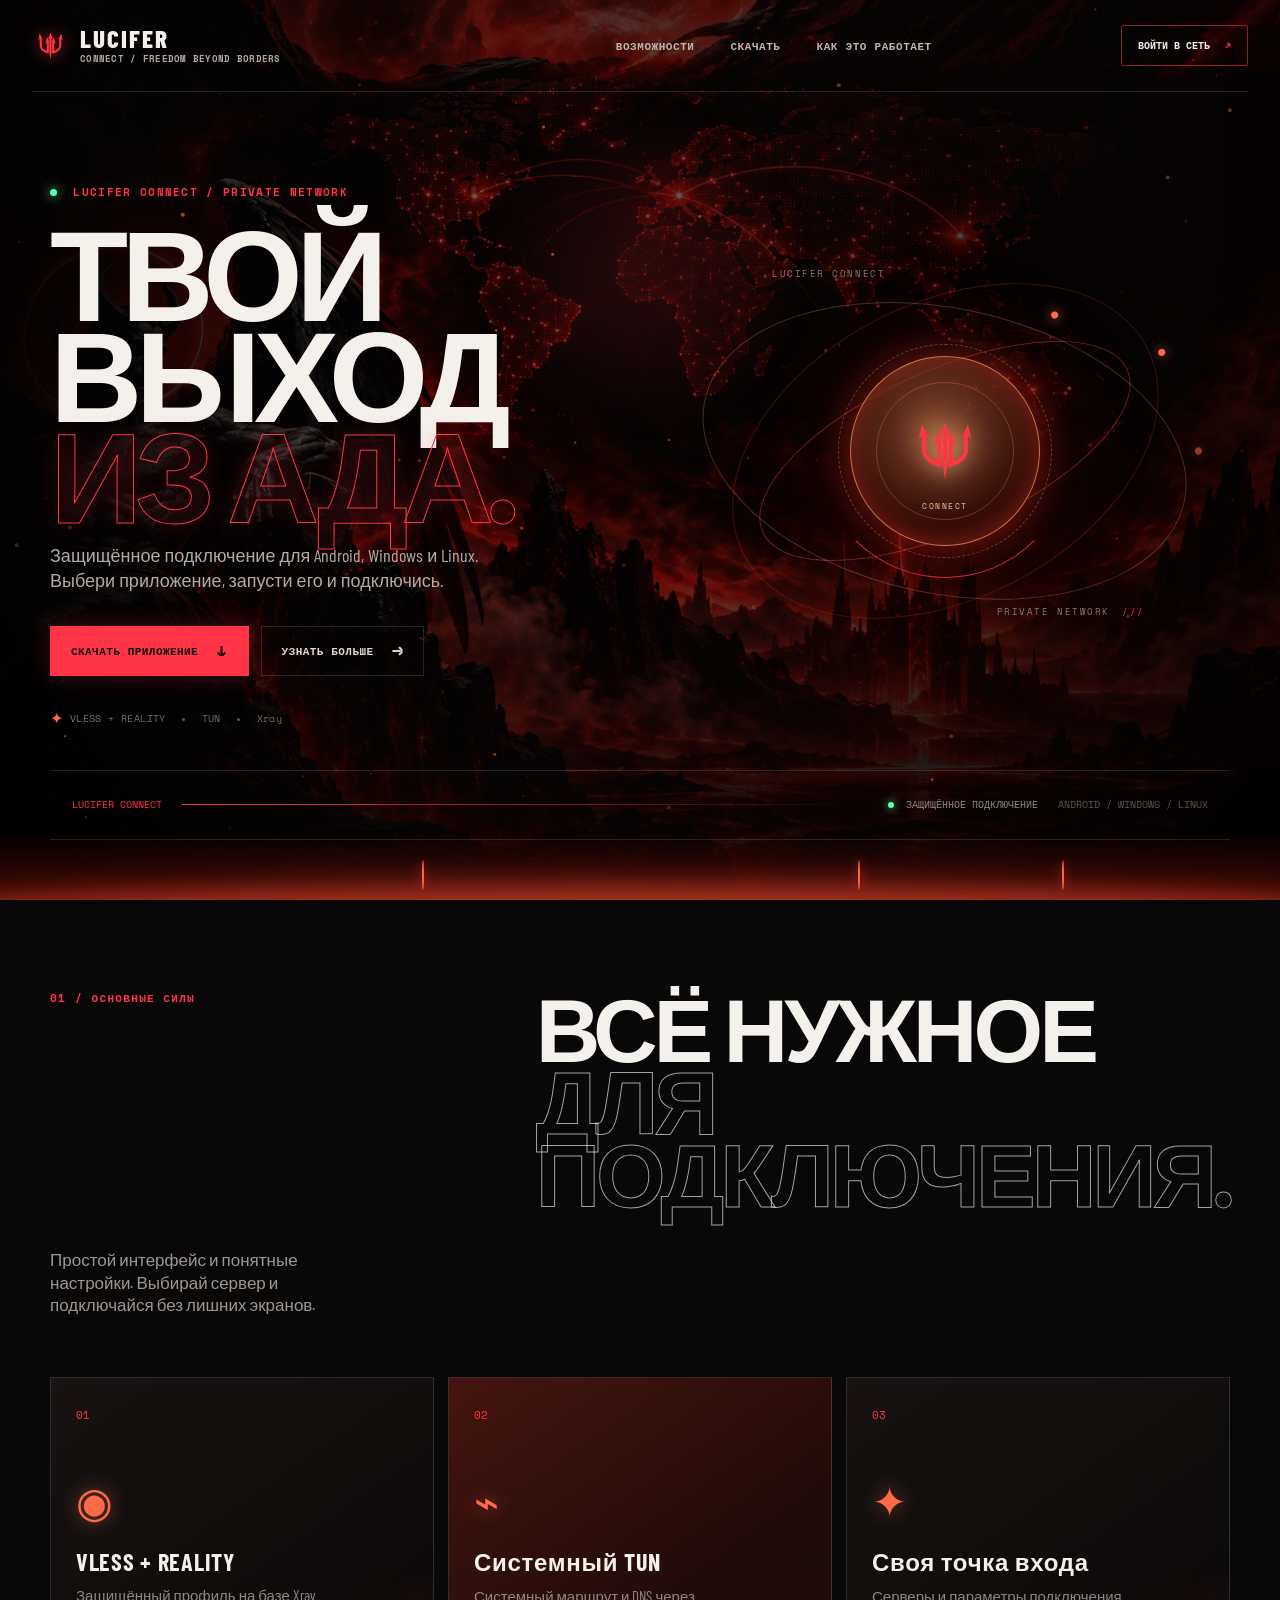
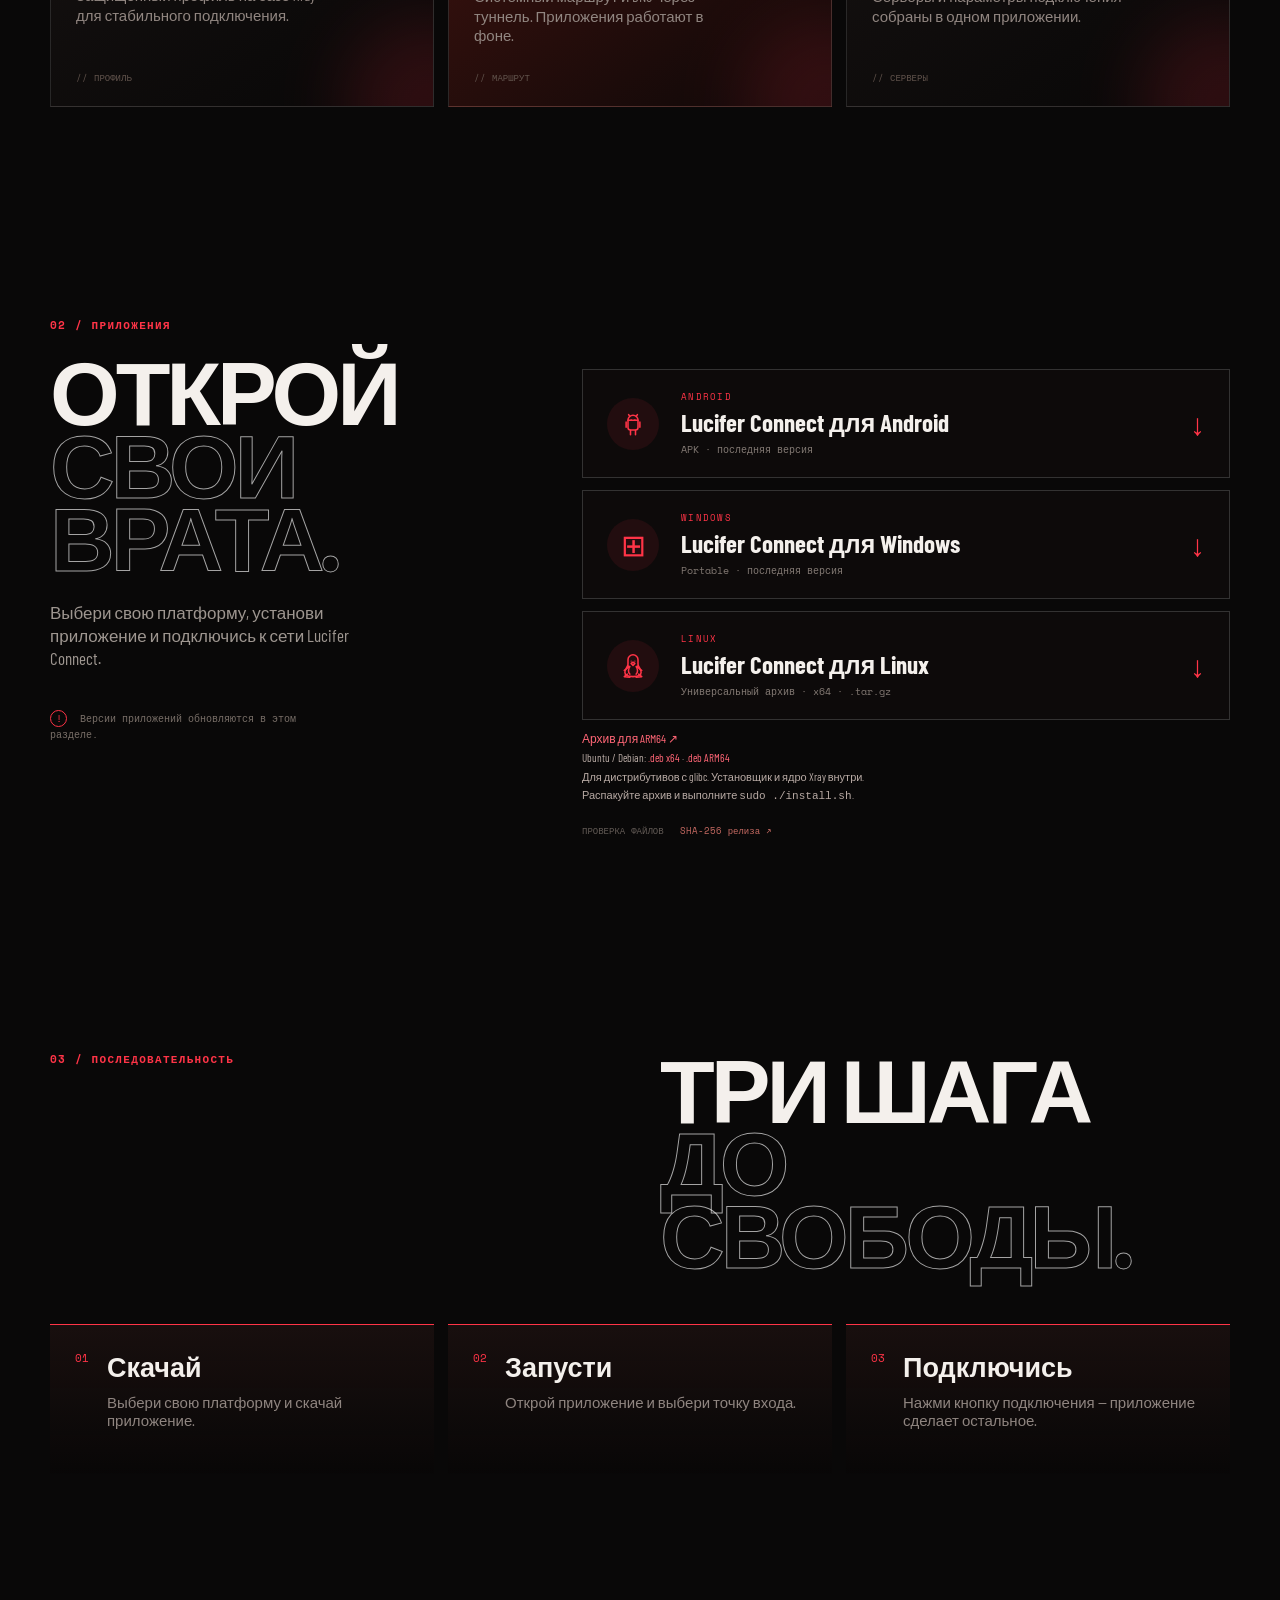
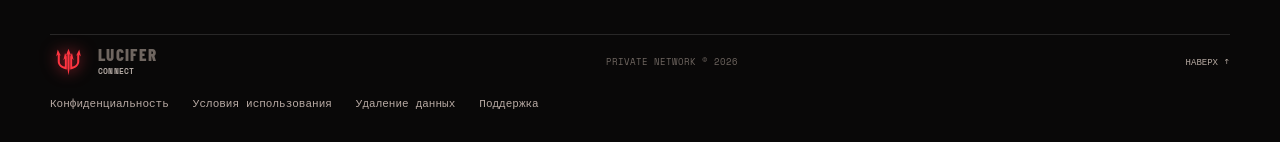
<file: index.html>
<!doctype html>
<html lang="ru">
  <head>
    <meta charset="utf-8" />
    <meta name="viewport" content="width=device-width, initial-scale=1" />
    <meta name="theme-color" content="#090808" />
    <meta name="description" content="Lucifer Connect — защищённое подключение для Android, Windows и Linux. Скачать APK, EXE и Linux-пакеты." />
    <meta property="og:title" content="Lucifer Connect — выход из ада" />
    <meta property="og:description" content="Открой свои врата. Скачай приложение и подключись." />
    <meta property="og:type" content="website" />
    <title>Lucifer Connect — выход из ада</title>
    <link rel="icon" type="image/svg+xml" href="/favicon.svg?v=3" />
    <link rel="alternate icon" href="/favicon.svg?v=3" />
    <link rel="mask-icon" href="/favicon.svg?v=3" color="#ff3541" />
    <link rel="stylesheet" href="styles.css" />
  </head>
  <body>
    <canvas class="ember-canvas" id="emberCanvas" aria-hidden="true"></canvas>
    <div class="cursor-glow" aria-hidden="true"></div>
    <div class="scene-vignette" aria-hidden="true"></div>

    <header class="site-header">
      <a class="brand" href="#top" aria-label="Lucifer Connect — наверх">
        <span class="brand-mark"><img src="assets/trident.svg" alt="" /></span>
        <span>
          <strong>LUCIFER</strong>
          <small>CONNECT / FREEDOM BEYOND BORDERS</small>
        </span>
      </a>
      <nav class="main-nav" aria-label="Основная навигация">
        <a href="#why">Возможности</a>
        <a href="#download">Скачать</a>
        <a href="#how">Как это работает</a>
      </nav>
      <a class="header-cta" href="#download">Войти в сеть <span>↗</span></a>
    </header>

    <main id="top">
      <section class="hero shell">
        <div class="hero-copy reveal">
          <p class="eyebrow"><span class="status-dot"></span> LUCIFER CONNECT / PRIVATE NETWORK</p>
          <h1>Твой выход<br /><em>из ада.</em></h1>
          <p class="hero-lead">Защищённое подключение для Android, Windows и Linux. Выбери приложение, запусти его и подключись.</p>
          <div class="hero-actions">
            <a class="button button-primary" href="#download">Скачать приложение <span>↓</span></a>
            <a class="button button-ghost" href="#why">Узнать больше <span>→</span></a>
          </div>
          <div class="hero-proof"><span>✦</span> VLESS + REALITY <i></i> TUN <i></i> Xray</div>
        </div>

        <div class="hero-art reveal" aria-label="Анимированная эмблема Lucifer Connect">
          <div class="orbit orbit-one"></div>
          <div class="orbit orbit-two"></div>
          <div class="orbit orbit-three"></div>
          <div class="hell-core">
            <div class="core-flare"></div>
            <img src="assets/trident.svg" alt="Трезубец Lucifer Connect" />
            <span>CONNECT</span>
          </div>
          <div class="art-label art-label-top">LUCIFER CONNECT</div>
          <div class="art-label art-label-bottom">PRIVATE NETWORK <span>///</span></div>
        </div>
      </section>

      <section class="signal-strip shell reveal" aria-label="Состояние сети">
        <span class="signal-label">LUCIFER CONNECT</span>
        <span class="signal-line"></span>
        <span class="signal-value"><b></b> ЗАЩИЩЁННОЕ ПОДКЛЮЧЕНИЕ</span>
        <span class="signal-value signal-dim">ANDROID / WINDOWS / LINUX</span>
      </section>

      <section class="section shell" id="why">
        <div class="section-heading reveal">
          <p class="eyebrow">01 / ОСНОВНЫЕ СИЛЫ</p>
          <h2>Всё нужное<br /><span>для подключения.</span></h2>
          <p>Простой интерфейс и понятные настройки. Выбирай сервер и подключайся без лишних экранов.</p>
        </div>
        <div class="feature-grid">
          <article class="feature-card reveal">
            <span class="feature-index">01</span>
            <div class="feature-icon">◉</div>
            <h3>VLESS + REALITY</h3>
            <p>Защищённый профиль на базе Xray для стабильного подключения.</p>
            <span class="card-mark">// ПРОФИЛЬ</span>
          </article>
          <article class="feature-card feature-card-hot reveal">
            <span class="feature-index">02</span>
            <div class="feature-icon">⌁</div>
            <h3>Системный TUN</h3>
            <p>Системный маршрут и DNS через туннель. Приложения работают в фоне.</p>
            <span class="card-mark">// МАРШРУТ</span>
          </article>
          <article class="feature-card reveal">
            <span class="feature-index">03</span>
            <div class="feature-icon">✦</div>
            <h3>Своя точка входа</h3>
            <p>Серверы и параметры подключения собраны в одном приложении.</p>
            <span class="card-mark">// СЕРВЕРЫ</span>
          </article>
        </div>
      </section>

      <section class="download-section shell" id="download">
        <div class="download-intro reveal">
          <p class="eyebrow">02 / ПРИЛОЖЕНИЯ</p>
          <h2>Открой<br /><span>свои врата.</span></h2>
          <p>Выбери свою платформу, установи приложение и подключись к сети Lucifer Connect.</p>
          <div class="download-note"><span>!</span> Версии приложений обновляются в этом разделе.</div>
        </div>
        <div class="download-stack">
          <a class="download-card reveal" href="https://github.com/Efreitor2001/lucifer-connect/releases/latest/download/lucifer-connect-android.apk">
            <div class="download-symbol android-symbol"><img src="assets/android.svg" alt="" /></div>
            <div class="download-text"><span class="download-platform">ANDROID</span><strong>Lucifer Connect для Android</strong><small>APK · последняя версия</small></div>
            <span class="download-arrow">↓</span>
          </a>
          <a class="download-card reveal" href="https://github.com/Efreitor2001/lucifer-connect/releases/latest/download/LuciferConnect.exe">
            <div class="download-symbol windows-symbol">⊞</div>
            <div class="download-text"><span class="download-platform">WINDOWS</span><strong>Lucifer Connect для Windows</strong><small>Portable · последняя версия</small></div>
            <span class="download-arrow">↓</span>
          </a>
          <a class="download-card reveal" href="https://github.com/Efreitor2001/lucifer-connect/releases/latest/download/lucifer-connect-linux-x86_64.tar.gz">
            <div class="download-symbol linux-symbol"><img src="assets/linux.svg" alt="" /></div>
            <div class="download-text"><span class="download-platform">LINUX</span><strong>Lucifer Connect для Linux</strong><small>Универсальный архив · x64 · .tar.gz</small></div>
            <span class="download-arrow">↓</span>
          </a>
          <p class="linux-alternative reveal"><a href="https://github.com/Efreitor2001/lucifer-connect/releases/latest/download/lucifer-connect-linux-aarch64.tar.gz">Архив для ARM64 ↗</a><small>Ubuntu / Debian: <a href="https://github.com/Efreitor2001/lucifer-connect/releases/latest/download/lucifer-connect-linux-amd64.deb">.deb x64</a> · <a href="https://github.com/Efreitor2001/lucifer-connect/releases/latest/download/lucifer-connect-linux-arm64.deb">.deb ARM64</a></small><small>Для дистрибутивов с glibc. Установщик и ядро Xray внутри.</small><small>Распакуйте архив и выполните <code>sudo ./install.sh</code>.</small></p>
          <div class="hash-line reveal"><span>ПРОВЕРКА ФАЙЛОВ</span> <a href="https://github.com/Efreitor2001/lucifer-connect/releases/latest/download/SHA256SUMS-latest.txt">SHA-256 релиза ↗</a></div>
        </div>
      </section>

      <section class="how-section shell" id="how">
        <div class="section-heading reveal">
          <p class="eyebrow">03 / ПОСЛЕДОВАТЕЛЬНОСТЬ</p>
          <h2>Три шага<br /><span>до свободы.</span></h2>
        </div>
        <div class="steps-grid">
          <div class="step reveal"><span>01</span><div><h3>Скачай</h3><p>Выбери свою платформу и скачай приложение.</p></div></div>
          <div class="step reveal"><span>02</span><div><h3>Запусти</h3><p>Открой приложение и выбери точку входа.</p></div></div>
          <div class="step reveal"><span>03</span><div><h3>Подключись</h3><p>Нажми кнопку подключения — приложение сделает остальное.</p></div></div>
        </div>
      </section>
    </main>

    <footer class="site-footer shell" style="flex-wrap: wrap">
      <a class="brand" href="#top"><span class="brand-mark"><img src="assets/trident.svg" alt="" /></span><span><strong>LUCIFER</strong><small>CONNECT</small></span></a>
      <p>PRIVATE NETWORK © 2026</p>
      <a href="#top" class="to-top">НАВЕРХ ↑</a>
      <nav aria-label="Документы и поддержка" style="flex: 0 0 100%; grid-column: 1 / -1; display: flex; flex-wrap: wrap; gap: 12px 24px; padding: 0 0 24px; color: #b8aaa4; font-size: 11px; line-height: 1.7">
        <a href="/privacy/">Конфиденциальность</a>
<a href="/terms/">Условия использования</a>
<a href="/delete-data/">Удаление данных</a>
<a href="/support/">Поддержка</a>
      </nav>
    </footer>

    <div class="lava-field" aria-hidden="true"><span></span><span></span><span></span></div>
    <script src="app.js"></script>
  </body>
</html>
</file>
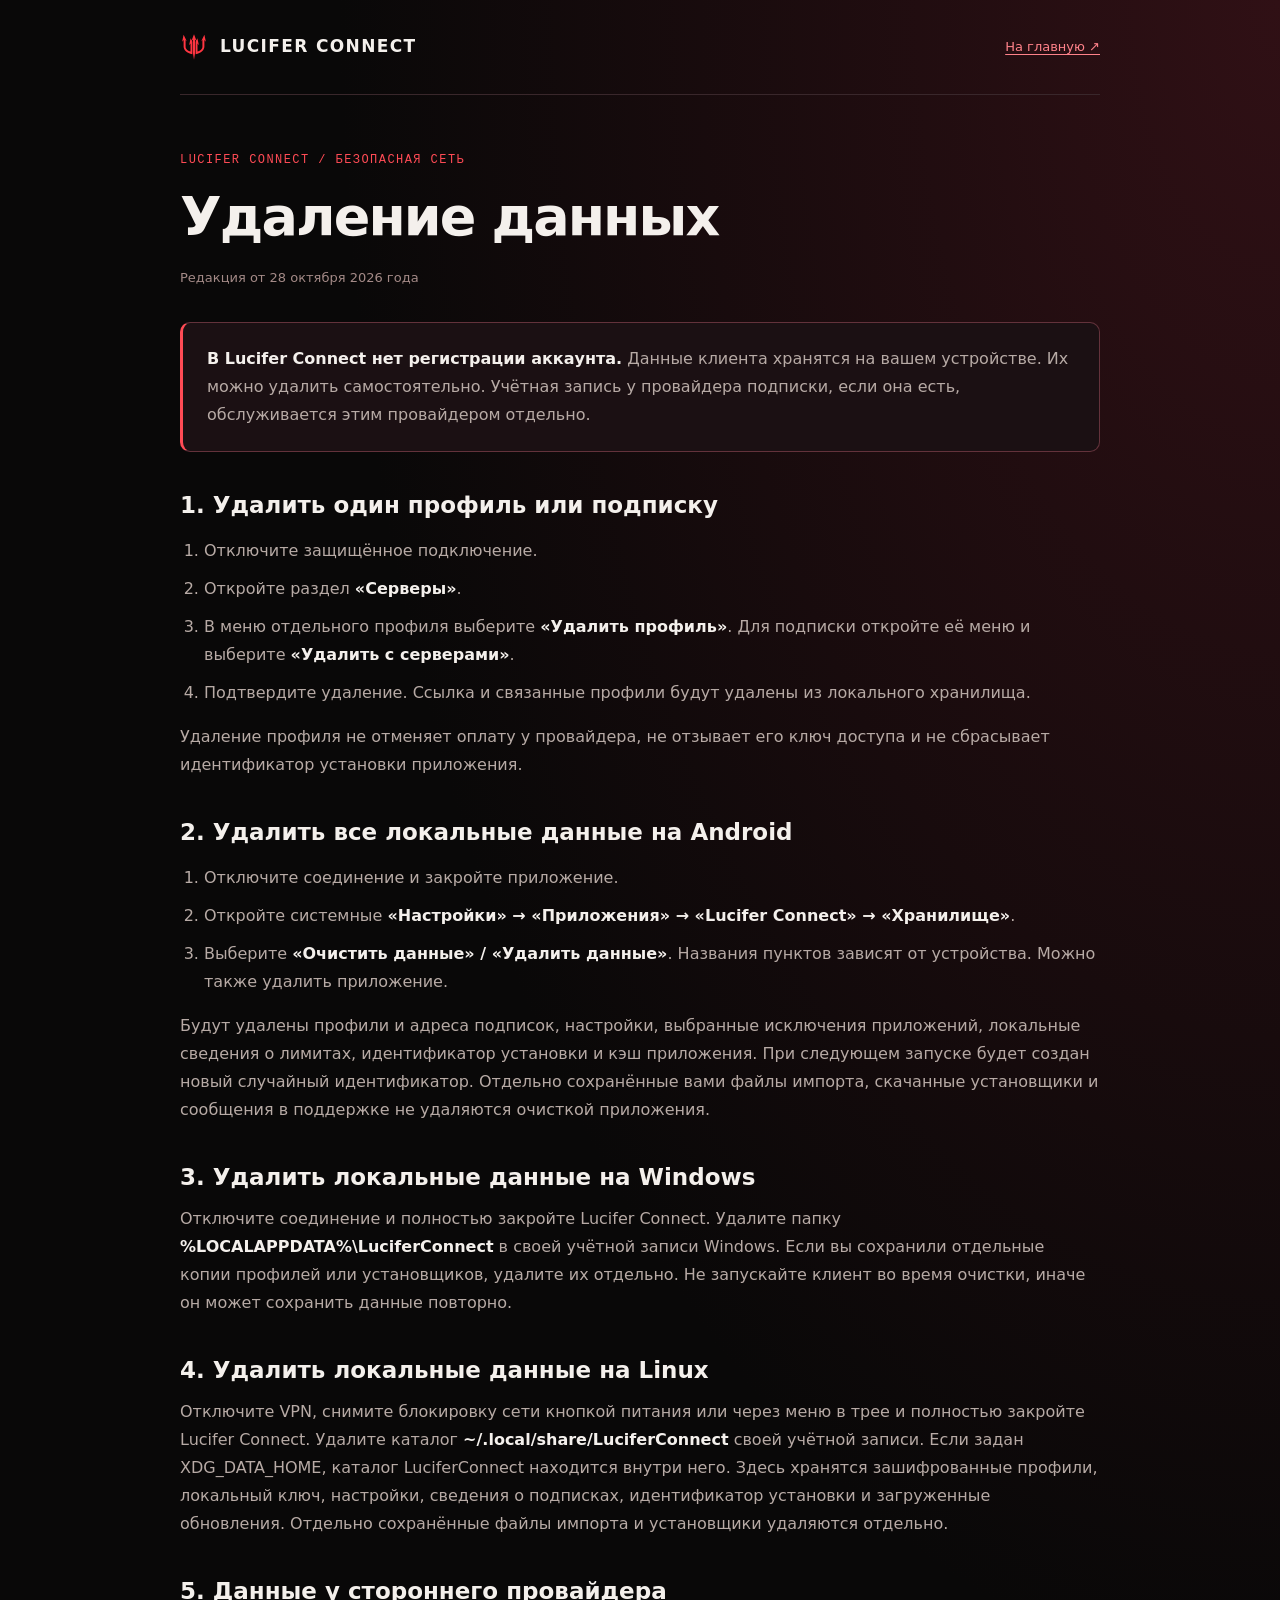
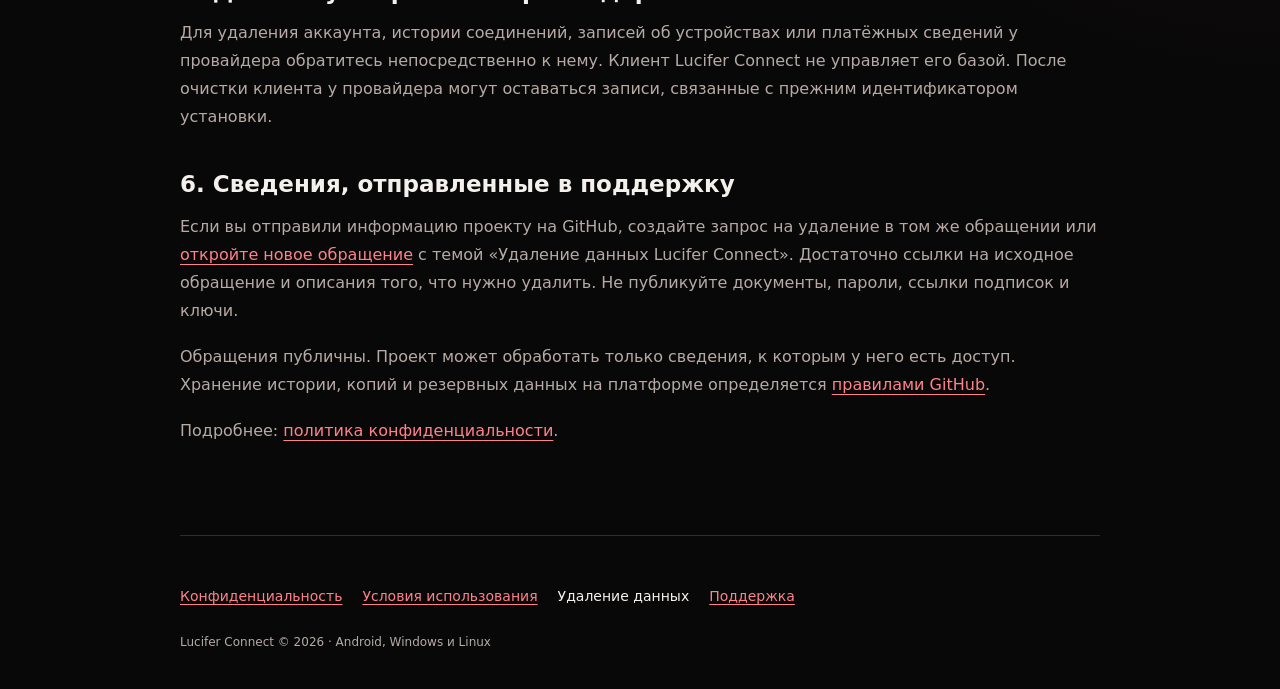
<file: delete-data/index.html>
<!doctype html>
<html lang="ru">
<head>
  <meta charset="utf-8">
  <meta name="viewport" content="width=device-width, initial-scale=1">
  <meta name="theme-color" content="#090808">
  <meta name="description" content="Удаление данных приложения Lucifer Connect: безопасная сеть для Android, Windows и Linux.">
  <title>Удаление данных — Lucifer Connect</title>
  <link rel="canonical" href="https://lucifer-connect.ru/delete-data/">
  <link rel="icon" type="image/svg+xml" href="/favicon.svg?v=3">
  <link rel="stylesheet" href="/legal.css">
</head>
<body>
  <header class="legal-header wrap">
    <a class="brand" href="/" aria-label="Lucifer Connect — главная"><img src="/assets/trident.svg" alt="">LUCIFER CONNECT</a>
    <a class="home-link" href="/">На главную ↗</a>
  </header>
  <main class="wrap" id="top">
    <p class="eyebrow">Lucifer Connect / безопасная сеть</p>
    <h1>Удаление данных</h1>
    <p class="updated">Редакция от <time datetime="2026-10-28">28 октября 2026 года</time></p>
    
<div class="summary"><p><strong>В Lucifer Connect нет регистрации аккаунта.</strong> Данные клиента хранятся на вашем устройстве. Их можно удалить самостоятельно. Учётная запись у провайдера подписки, если она есть, обслуживается этим провайдером отдельно.</p></div>
<h2>1. Удалить один профиль или подписку</h2>
<ol><li>Отключите защищённое подключение.</li><li>Откройте раздел <strong>«Серверы»</strong>.</li><li>В меню отдельного профиля выберите <strong>«Удалить профиль»</strong>. Для подписки откройте её меню и выберите <strong>«Удалить с серверами»</strong>.</li><li>Подтвердите удаление. Ссылка и связанные профили будут удалены из локального хранилища.</li></ol>
<p>Удаление профиля не отменяет оплату у провайдера, не отзывает его ключ доступа и не сбрасывает идентификатор установки приложения.</p>
<h2>2. Удалить все локальные данные на Android</h2>
<ol><li>Отключите соединение и закройте приложение.</li><li>Откройте системные <strong>«Настройки» → «Приложения» → «Lucifer Connect» → «Хранилище»</strong>.</li><li>Выберите <strong>«Очистить данные» / «Удалить данные»</strong>. Названия пунктов зависят от устройства. Можно также удалить приложение.</li></ol>
<p>Будут удалены профили и адреса подписок, настройки, выбранные исключения приложений, локальные сведения о лимитах, идентификатор установки и кэш приложения. При следующем запуске будет создан новый случайный идентификатор. Отдельно сохранённые вами файлы импорта, скачанные установщики и сообщения в поддержке не удаляются очисткой приложения.</p>
<h2>3. Удалить локальные данные на Windows</h2>
<p>Отключите соединение и полностью закройте Lucifer Connect. Удалите папку <strong>%LOCALAPPDATA%\LuciferConnect</strong> в своей учётной записи Windows. Если вы сохранили отдельные копии профилей или установщиков, удалите их отдельно. Не запускайте клиент во время очистки, иначе он может сохранить данные повторно.</p>
<h2>4. Удалить локальные данные на Linux</h2>
<p>Отключите VPN, снимите блокировку сети кнопкой питания или через меню в трее и полностью закройте Lucifer Connect. Удалите каталог <strong>~/.local/share/LuciferConnect</strong> своей учётной записи. Если задан XDG_DATA_HOME, каталог LuciferConnect находится внутри него. Здесь хранятся зашифрованные профили, локальный ключ, настройки, сведения о подписках, идентификатор установки и загруженные обновления. Отдельно сохранённые файлы импорта и установщики удаляются отдельно.</p>
<h2>5. Данные у стороннего провайдера</h2>
<p>Для удаления аккаунта, истории соединений, записей об устройствах или платёжных сведений у провайдера обратитесь непосредственно к нему. Клиент Lucifer Connect не управляет его базой. После очистки клиента у провайдера могут оставаться записи, связанные с прежним идентификатором установки.</p>
<h2>6. Сведения, отправленные в поддержку</h2>
<p>Если вы отправили информацию проекту на GitHub, создайте запрос на удаление в том же обращении или <a href="https://github.com/Efreitor2001/lucifer-connect/issues/new">откройте новое обращение</a> с темой «Удаление данных Lucifer Connect». Достаточно ссылки на исходное обращение и описания того, что нужно удалить. Не публикуйте документы, пароли, ссылки подписок и ключи.</p>
<p>Обращения публичны. Проект может обработать только сведения, к которым у него есть доступ. Хранение истории, копий и резервных данных на платформе определяется <a href="https://docs.github.com/en/site-policy/privacy-policies/github-general-privacy-statement">правилами GitHub</a>.</p>
<p>Подробнее: <a href="/privacy/">политика конфиденциальности</a>.</p>

  </main>
  <footer class="legal-footer wrap">
    <nav class="legal-nav" aria-label="Документы и поддержка"><a href="/privacy/">Конфиденциальность</a>
<a href="/terms/">Условия использования</a>
<a href="/delete-data/" aria-current="page">Удаление данных</a>
<a href="/support/">Поддержка</a></nav>
    <p>Lucifer Connect © 2026 · Android, Windows и Linux</p>
  </footer>
</body>
</html>
</file>
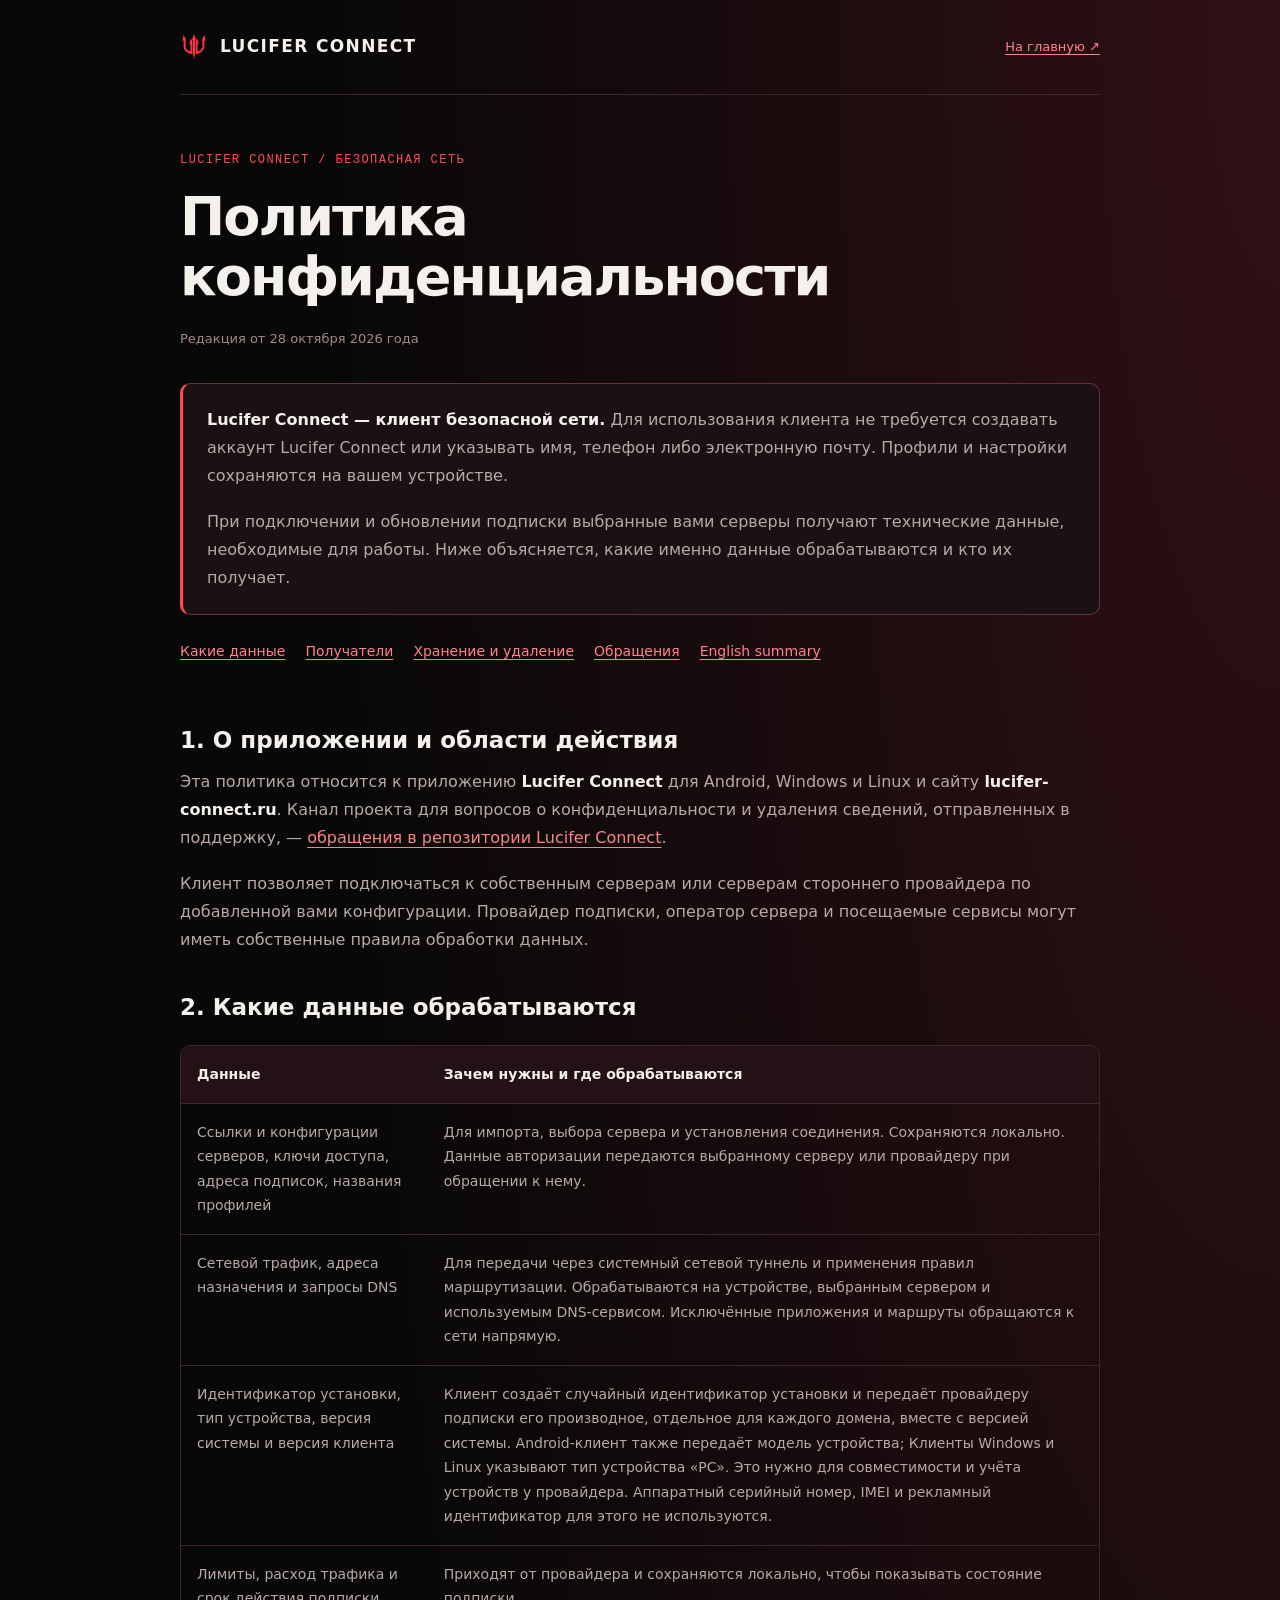
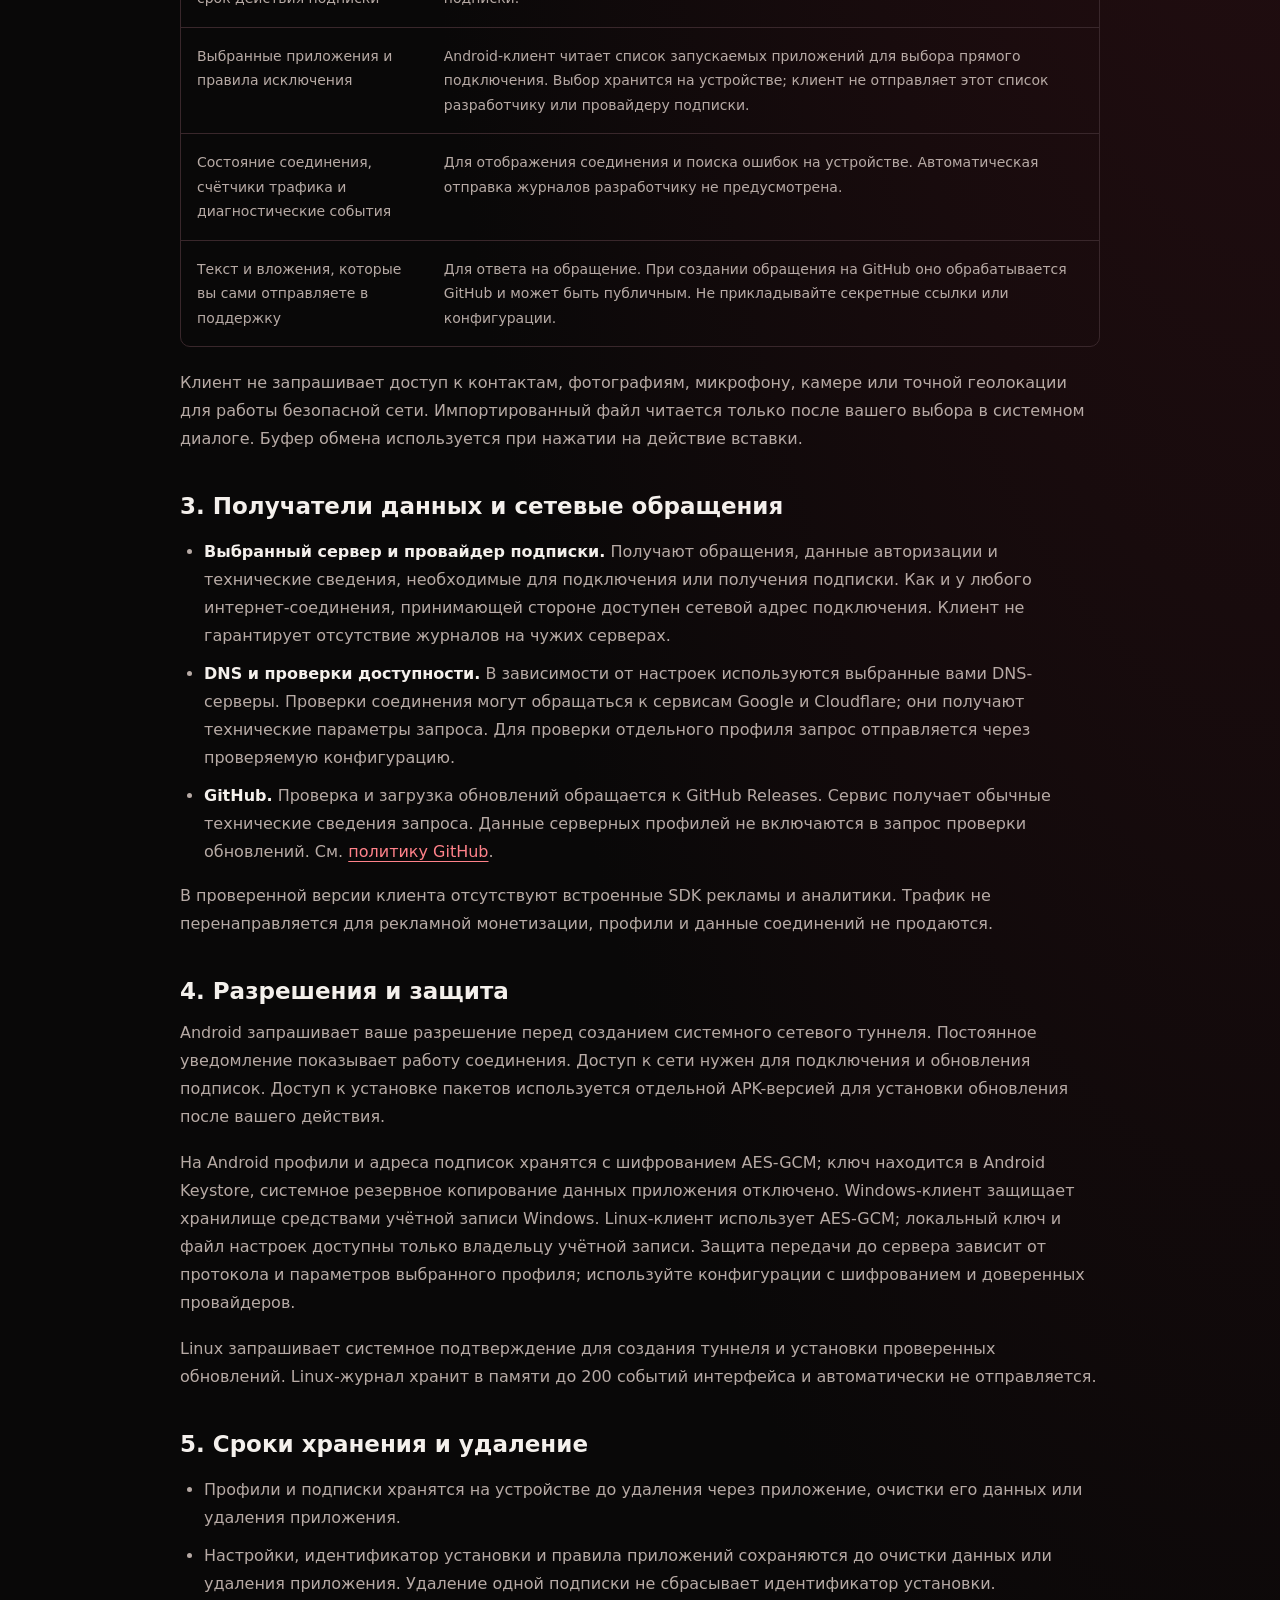
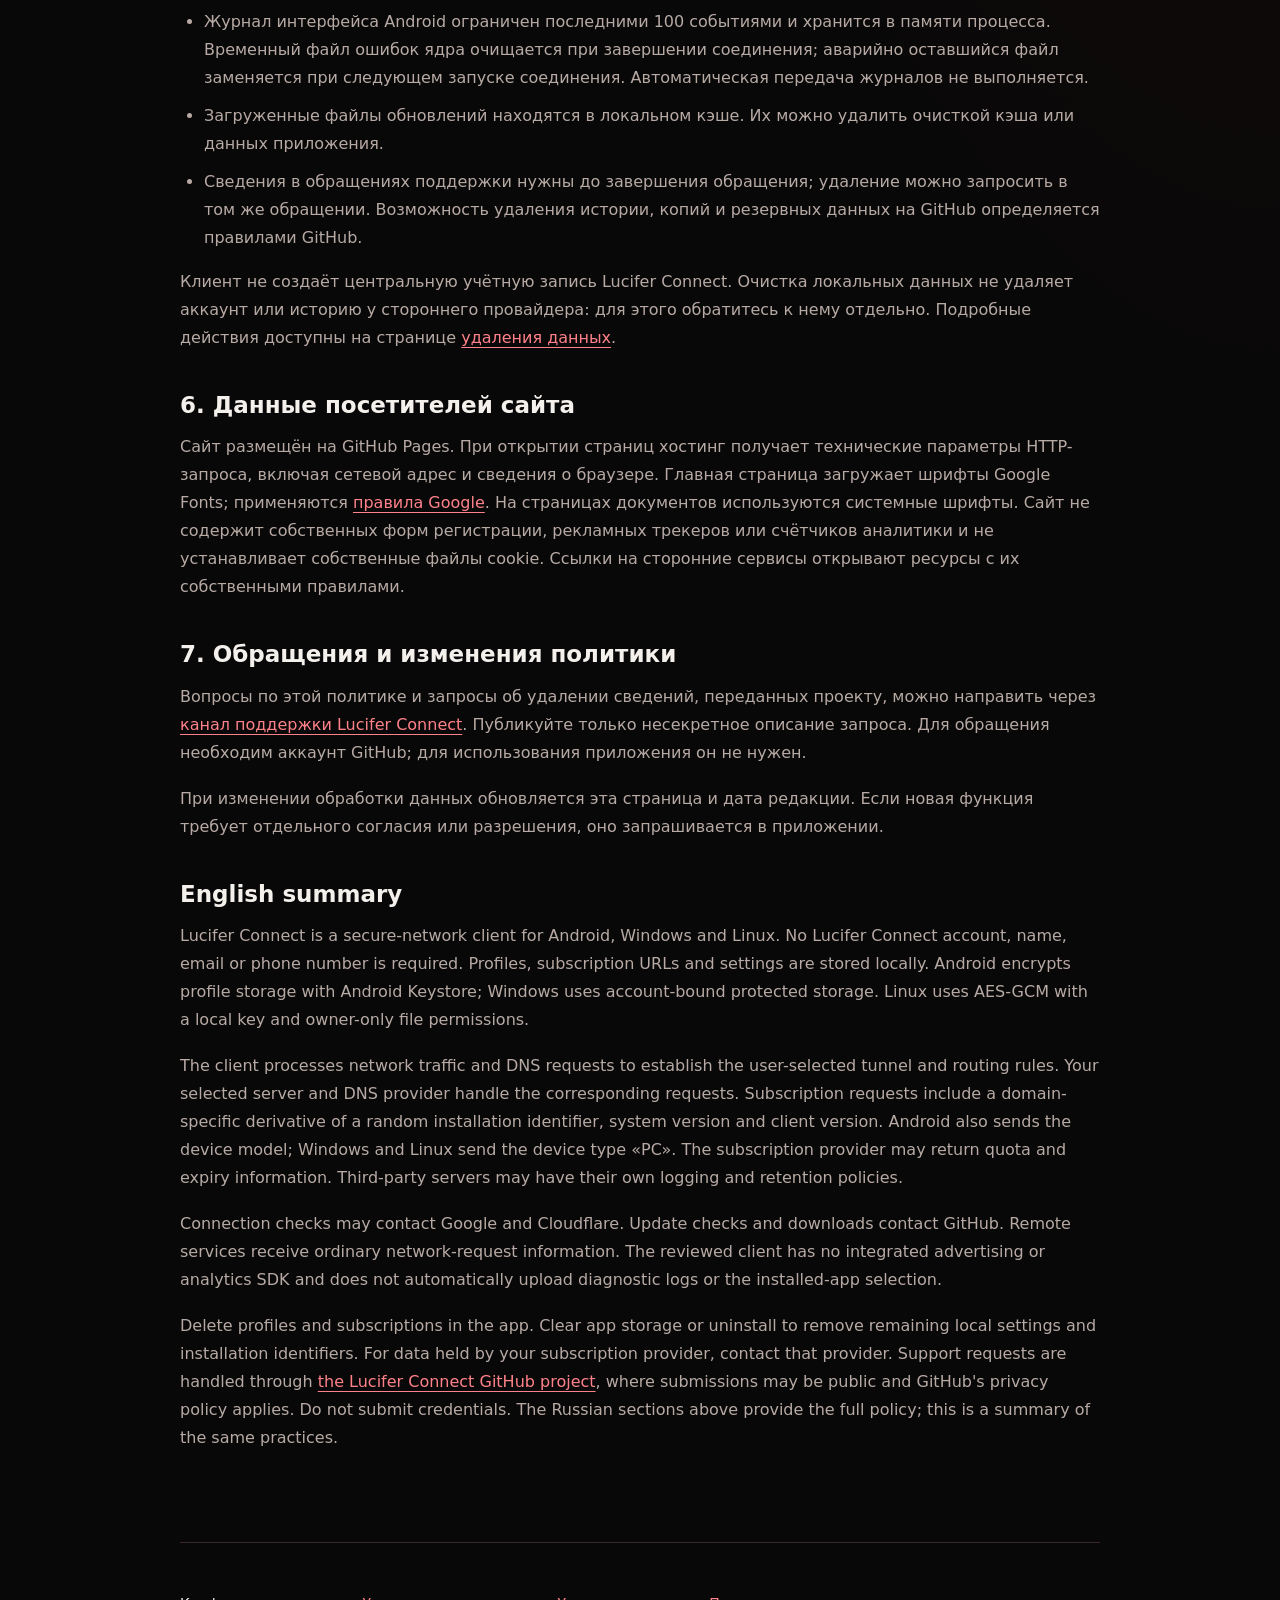
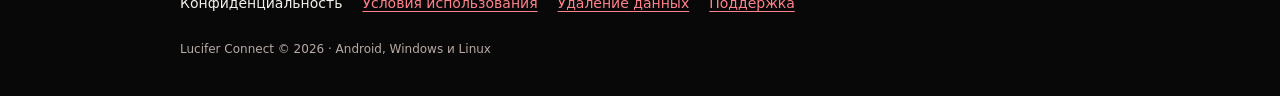
<file: privacy/index.html>
<!doctype html>
<html lang="ru">
<head>
  <meta charset="utf-8">
  <meta name="viewport" content="width=device-width, initial-scale=1">
  <meta name="theme-color" content="#090808">
  <meta name="description" content="Политика конфиденциальности приложения Lucifer Connect: безопасная сеть для Android, Windows и Linux.">
  <title>Политика конфиденциальности — Lucifer Connect</title>
  <link rel="canonical" href="https://lucifer-connect.ru/privacy/">
  <link rel="icon" type="image/svg+xml" href="/favicon.svg?v=3">
  <link rel="stylesheet" href="/legal.css">
</head>
<body>
  <header class="legal-header wrap">
    <a class="brand" href="/" aria-label="Lucifer Connect — главная"><img src="/assets/trident.svg" alt="">LUCIFER CONNECT</a>
    <a class="home-link" href="/">На главную ↗</a>
  </header>
  <main class="wrap" id="top">
    <p class="eyebrow">Lucifer Connect / безопасная сеть</p>
    <h1>Политика конфиденциальности</h1>
    <p class="updated">Редакция от <time datetime="2026-10-28">28 октября 2026 года</time></p>
    
<div class="summary">
  <p><strong>Lucifer Connect — клиент безопасной сети.</strong> Для использования клиента не требуется создавать аккаунт Lucifer Connect или указывать имя, телефон либо электронную почту. Профили и настройки сохраняются на вашем устройстве.</p>
  <p>При подключении и обновлении подписки выбранные вами серверы получают технические данные, необходимые для работы. Ниже объясняется, какие именно данные обрабатываются и кто их получает.</p>
</div>
<nav class="legal-nav" aria-label="Разделы политики"><a href="#data">Какие данные</a><a href="#recipients">Получатели</a><a href="#retention">Хранение и удаление</a><a href="#contact">Обращения</a><a href="#english" lang="en">English summary</a></nav>
<h2>1. О приложении и области действия</h2>
<p>Эта политика относится к приложению <strong>Lucifer Connect</strong> для Android, Windows и Linux и сайту <strong>lucifer-connect.ru</strong>. Канал проекта для вопросов о конфиденциальности и удаления сведений, отправленных в поддержку, — <a href="https://github.com/Efreitor2001/lucifer-connect/issues/new">обращения в репозитории Lucifer Connect</a>.</p>
<p>Клиент позволяет подключаться к собственным серверам или серверам стороннего провайдера по добавленной вами конфигурации. Провайдер подписки, оператор сервера и посещаемые сервисы могут иметь собственные правила обработки данных.</p>
<h2 id="data">2. Какие данные обрабатываются</h2>
<div class="table-wrap"><table>
<thead><tr><th>Данные</th><th>Зачем нужны и где обрабатываются</th></tr></thead>
<tbody>
<tr><td>Ссылки и конфигурации серверов, ключи доступа, адреса подписок, названия профилей</td><td>Для импорта, выбора сервера и установления соединения. Сохраняются локально. Данные авторизации передаются выбранному серверу или провайдеру при обращении к нему.</td></tr>
<tr><td>Сетевой трафик, адреса назначения и запросы DNS</td><td>Для передачи через системный сетевой туннель и применения правил маршрутизации. Обрабатываются на устройстве, выбранным сервером и используемым DNS-сервисом. Исключённые приложения и маршруты обращаются к сети напрямую.</td></tr>
<tr><td>Идентификатор установки, тип устройства, версия системы и версия клиента</td><td>Клиент создаёт случайный идентификатор установки и передаёт провайдеру подписки его производное, отдельное для каждого домена, вместе с версией системы. Android-клиент также передаёт модель устройства; Клиенты Windows и Linux указывают тип устройства «PC». Это нужно для совместимости и учёта устройств у провайдера. Аппаратный серийный номер, IMEI и рекламный идентификатор для этого не используются.</td></tr>
<tr><td>Лимиты, расход трафика и срок действия подписки</td><td>Приходят от провайдера и сохраняются локально, чтобы показывать состояние подписки.</td></tr>
<tr><td>Выбранные приложения и правила исключения</td><td>Android-клиент читает список запускаемых приложений для выбора прямого подключения. Выбор хранится на устройстве; клиент не отправляет этот список разработчику или провайдеру подписки.</td></tr>
<tr><td>Состояние соединения, счётчики трафика и диагностические события</td><td>Для отображения соединения и поиска ошибок на устройстве. Автоматическая отправка журналов разработчику не предусмотрена.</td></tr>
<tr><td>Текст и вложения, которые вы сами отправляете в поддержку</td><td>Для ответа на обращение. При создании обращения на GitHub оно обрабатывается GitHub и может быть публичным. Не прикладывайте секретные ссылки или конфигурации.</td></tr>
</tbody></table></div>
<p>Клиент не запрашивает доступ к контактам, фотографиям, микрофону, камере или точной геолокации для работы безопасной сети. Импортированный файл читается только после вашего выбора в системном диалоге. Буфер обмена используется при нажатии на действие вставки.</p>
<h2 id="recipients">3. Получатели данных и сетевые обращения</h2>
<ul>
<li><strong>Выбранный сервер и провайдер подписки.</strong> Получают обращения, данные авторизации и технические сведения, необходимые для подключения или получения подписки. Как и у любого интернет-соединения, принимающей стороне доступен сетевой адрес подключения. Клиент не гарантирует отсутствие журналов на чужих серверах.</li>
<li><strong>DNS и проверки доступности.</strong> В зависимости от настроек используются выбранные вами DNS-серверы. Проверки соединения могут обращаться к сервисам Google и Cloudflare; они получают технические параметры запроса. Для проверки отдельного профиля запрос отправляется через проверяемую конфигурацию.</li>
<li><strong>GitHub.</strong> Проверка и загрузка обновлений обращается к GitHub Releases. Сервис получает обычные технические сведения запроса. Данные серверных профилей не включаются в запрос проверки обновлений. См. <a href="https://docs.github.com/en/site-policy/privacy-policies/github-general-privacy-statement">политику GitHub</a>.</li>
</ul>
<p>В проверенной версии клиента отсутствуют встроенные SDK рекламы и аналитики. Трафик не перенаправляется для рекламной монетизации, профили и данные соединений не продаются.</p>
<h2>4. Разрешения и защита</h2>
<p>Android запрашивает ваше разрешение перед созданием системного сетевого туннеля. Постоянное уведомление показывает работу соединения. Доступ к сети нужен для подключения и обновления подписок. Доступ к установке пакетов используется отдельной APK-версией для установки обновления после вашего действия.</p>
<p>На Android профили и адреса подписок хранятся с шифрованием AES-GCM; ключ находится в Android Keystore, системное резервное копирование данных приложения отключено. Windows-клиент защищает хранилище средствами учётной записи Windows. Linux-клиент использует AES-GCM; локальный ключ и файл настроек доступны только владельцу учётной записи. Защита передачи до сервера зависит от протокола и параметров выбранного профиля; используйте конфигурации с шифрованием и доверенных провайдеров.</p>
<p>Linux запрашивает системное подтверждение для создания туннеля и установки проверенных обновлений. Linux-журнал хранит в памяти до 200 событий интерфейса и автоматически не отправляется.</p>
<h2 id="retention">5. Сроки хранения и удаление</h2>
<ul>
<li>Профили и подписки хранятся на устройстве до удаления через приложение, очистки его данных или удаления приложения.</li>
<li>Настройки, идентификатор установки и правила приложений сохраняются до очистки данных или удаления приложения. Удаление одной подписки не сбрасывает идентификатор установки.</li>
<li>Журнал интерфейса Android ограничен последними 100 событиями и хранится в памяти процесса. Временный файл ошибок ядра очищается при завершении соединения; аварийно оставшийся файл заменяется при следующем запуске соединения. Автоматическая передача журналов не выполняется.</li>
<li>Загруженные файлы обновлений находятся в локальном кэше. Их можно удалить очисткой кэша или данных приложения.</li>
<li>Сведения в обращениях поддержки нужны до завершения обращения; удаление можно запросить в том же обращении. Возможность удаления истории, копий и резервных данных на GitHub определяется правилами GitHub.</li>
</ul>
<p>Клиент не создаёт центральную учётную запись Lucifer Connect. Очистка локальных данных не удаляет аккаунт или историю у стороннего провайдера: для этого обратитесь к нему отдельно. Подробные действия доступны на странице <a href="/delete-data/">удаления данных</a>.</p>
<h2>6. Данные посетителей сайта</h2>
<p>Сайт размещён на GitHub Pages. При открытии страниц хостинг получает технические параметры HTTP-запроса, включая сетевой адрес и сведения о браузере. Главная страница загружает шрифты Google Fonts; применяются <a href="https://policies.google.com/privacy">правила Google</a>. На страницах документов используются системные шрифты. Сайт не содержит собственных форм регистрации, рекламных трекеров или счётчиков аналитики и не устанавливает собственные файлы cookie. Ссылки на сторонние сервисы открывают ресурсы с их собственными правилами.</p>
<h2 id="contact">7. Обращения и изменения политики</h2>
<p>Вопросы по этой политике и запросы об удалении сведений, переданных проекту, можно направить через <a href="https://github.com/Efreitor2001/lucifer-connect/issues/new">канал поддержки Lucifer Connect</a>. Публикуйте только несекретное описание запроса. Для обращения необходим аккаунт GitHub; для использования приложения он не нужен.</p>
<p>При изменении обработки данных обновляется эта страница и дата редакции. Если новая функция требует отдельного согласия или разрешения, оно запрашивается в приложении.</p>
<h2 id="english" lang="en">English summary</h2>
<div lang="en">
<p>Lucifer Connect is a secure-network client for Android, Windows and Linux. No Lucifer Connect account, name, email or phone number is required. Profiles, subscription URLs and settings are stored locally. Android encrypts profile storage with Android Keystore; Windows uses account-bound protected storage. Linux uses AES-GCM with a local key and owner-only file permissions.</p>
<p>The client processes network traffic and DNS requests to establish the user-selected tunnel and routing rules. Your selected server and DNS provider handle the corresponding requests. Subscription requests include a domain-specific derivative of a random installation identifier, system version and client version. Android also sends the device model; Windows and Linux send the device type «PC». The subscription provider may return quota and expiry information. Third-party servers may have their own logging and retention policies.</p>
<p>Connection checks may contact Google and Cloudflare. Update checks and downloads contact GitHub. Remote services receive ordinary network-request information. The reviewed client has no integrated advertising or analytics SDK and does not automatically upload diagnostic logs or the installed-app selection.</p>
<p>Delete profiles and subscriptions in the app. Clear app storage or uninstall to remove remaining local settings and installation identifiers. For data held by your subscription provider, contact that provider. Support requests are handled through <a href="https://github.com/Efreitor2001/lucifer-connect/issues/new">the Lucifer Connect GitHub project</a>, where submissions may be public and GitHub's privacy policy applies. Do not submit credentials. The Russian sections above provide the full policy; this is a summary of the same practices.</p>
</div>

  </main>
  <footer class="legal-footer wrap">
    <nav class="legal-nav" aria-label="Документы и поддержка"><a href="/privacy/" aria-current="page">Конфиденциальность</a>
<a href="/terms/">Условия использования</a>
<a href="/delete-data/">Удаление данных</a>
<a href="/support/">Поддержка</a></nav>
    <p>Lucifer Connect © 2026 · Android, Windows и Linux</p>
  </footer>
</body>
</html>
</file>
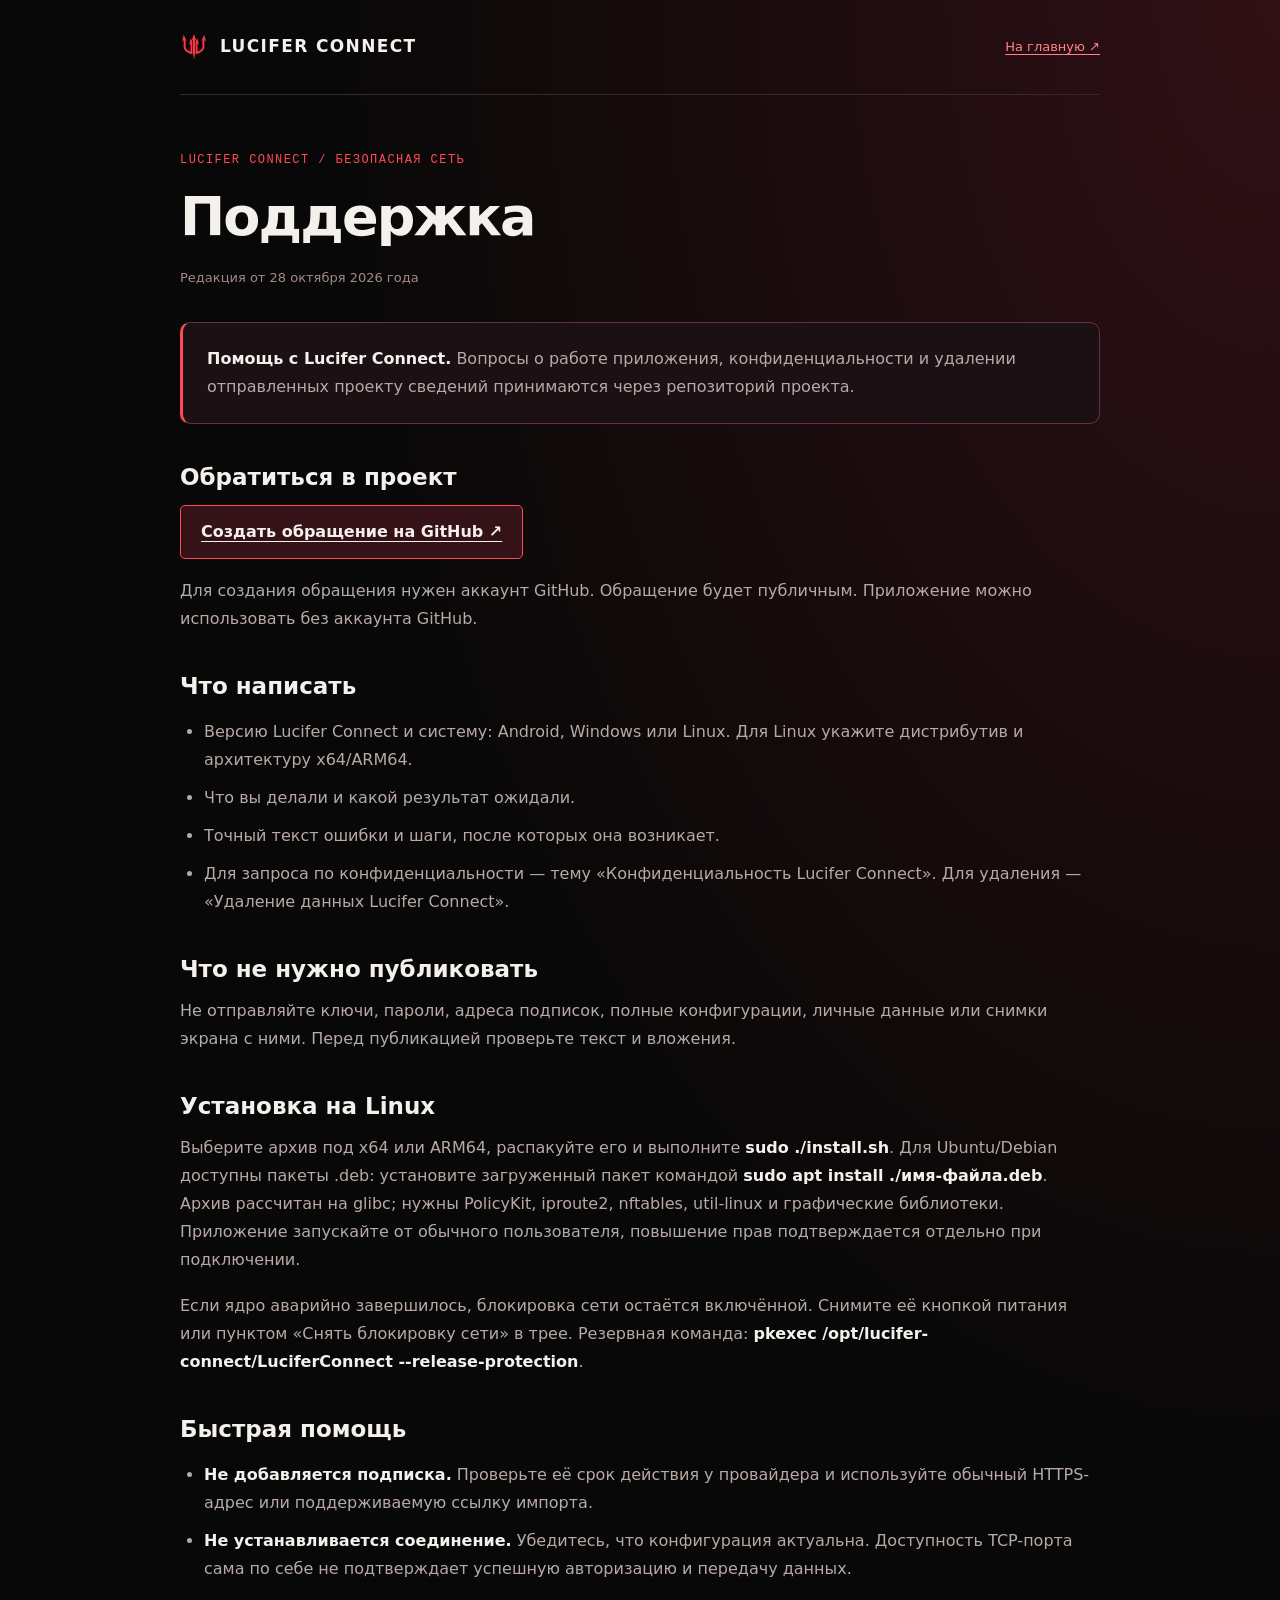
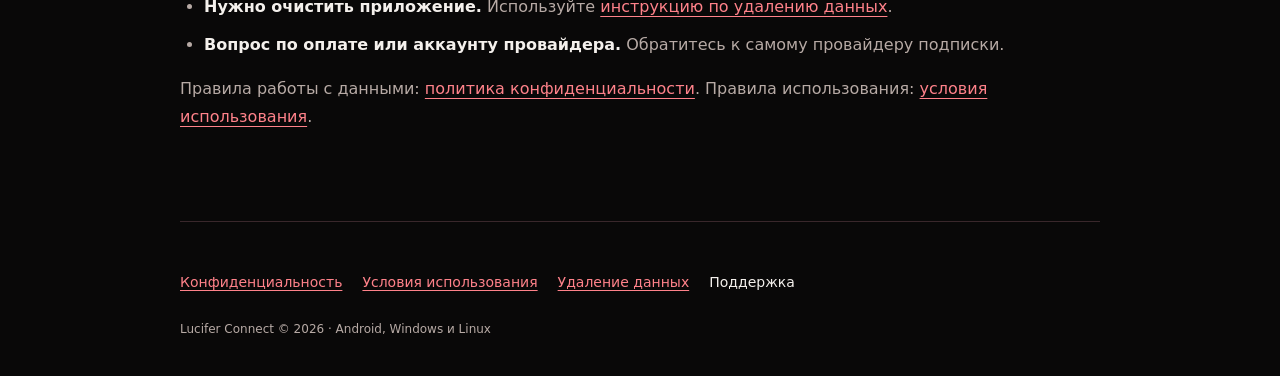
<file: support/index.html>
<!doctype html>
<html lang="ru">
<head>
  <meta charset="utf-8">
  <meta name="viewport" content="width=device-width, initial-scale=1">
  <meta name="theme-color" content="#090808">
  <meta name="description" content="Поддержка приложения Lucifer Connect: безопасная сеть для Android, Windows и Linux.">
  <title>Поддержка — Lucifer Connect</title>
  <link rel="canonical" href="https://lucifer-connect.ru/support/">
  <link rel="icon" type="image/svg+xml" href="/favicon.svg?v=3">
  <link rel="stylesheet" href="/legal.css">
</head>
<body>
  <header class="legal-header wrap">
    <a class="brand" href="/" aria-label="Lucifer Connect — главная"><img src="/assets/trident.svg" alt="">LUCIFER CONNECT</a>
    <a class="home-link" href="/">На главную ↗</a>
  </header>
  <main class="wrap" id="top">
    <p class="eyebrow">Lucifer Connect / безопасная сеть</p>
    <h1>Поддержка</h1>
    <p class="updated">Редакция от <time datetime="2026-10-28">28 октября 2026 года</time></p>
    
<div class="summary"><p><strong>Помощь с Lucifer Connect.</strong> Вопросы о работе приложения, конфиденциальности и удалении отправленных проекту сведений принимаются через репозиторий проекта.</p></div>
<h2>Обратиться в проект</h2>
<p><a class="contact" href="https://github.com/Efreitor2001/lucifer-connect/issues/new">Создать обращение на GitHub ↗</a></p>
<p>Для создания обращения нужен аккаунт GitHub. Обращение будет публичным. Приложение можно использовать без аккаунта GitHub.</p>
<h2>Что написать</h2>
<ul><li>Версию Lucifer Connect и систему: Android, Windows или Linux. Для Linux укажите дистрибутив и архитектуру x64/ARM64.</li><li>Что вы делали и какой результат ожидали.</li><li>Точный текст ошибки и шаги, после которых она возникает.</li><li>Для запроса по конфиденциальности — тему «Конфиденциальность Lucifer Connect». Для удаления — «Удаление данных Lucifer Connect».</li></ul>
<h2>Что не нужно публиковать</h2>
<p>Не отправляйте ключи, пароли, адреса подписок, полные конфигурации, личные данные или снимки экрана с ними. Перед публикацией проверьте текст и вложения.</p>
<h2>Установка на Linux</h2>
<p>Выберите архив под x64 или ARM64, распакуйте его и выполните <strong>sudo ./install.sh</strong>. Для Ubuntu/Debian доступны пакеты .deb: установите загруженный пакет командой <strong>sudo apt install ./имя-файла.deb</strong>. Архив рассчитан на glibc; нужны PolicyKit, iproute2, nftables, util-linux и графические библиотеки. Приложение запускайте от обычного пользователя, повышение прав подтверждается отдельно при подключении.</p>
<p>Если ядро аварийно завершилось, блокировка сети остаётся включённой. Снимите её кнопкой питания или пунктом «Снять блокировку сети» в трее. Резервная команда: <strong>pkexec /opt/lucifer-connect/LuciferConnect --release-protection</strong>.</p>
<h2>Быстрая помощь</h2>
<ul><li><strong>Не добавляется подписка.</strong> Проверьте её срок действия у провайдера и используйте обычный HTTPS-адрес или поддерживаемую ссылку импорта.</li><li><strong>Не устанавливается соединение.</strong> Убедитесь, что конфигурация актуальна. Доступность TCP-порта сама по себе не подтверждает успешную авторизацию и передачу данных.</li><li><strong>Нужно очистить приложение.</strong> Используйте <a href="/delete-data/">инструкцию по удалению данных</a>.</li><li><strong>Вопрос по оплате или аккаунту провайдера.</strong> Обратитесь к самому провайдеру подписки.</li></ul>
<p>Правила работы с данными: <a href="/privacy/">политика конфиденциальности</a>. Правила использования: <a href="/terms/">условия использования</a>.</p>

  </main>
  <footer class="legal-footer wrap">
    <nav class="legal-nav" aria-label="Документы и поддержка"><a href="/privacy/">Конфиденциальность</a>
<a href="/terms/">Условия использования</a>
<a href="/delete-data/">Удаление данных</a>
<a href="/support/" aria-current="page">Поддержка</a></nav>
    <p>Lucifer Connect © 2026 · Android, Windows и Linux</p>
  </footer>
</body>
</html>
</file>
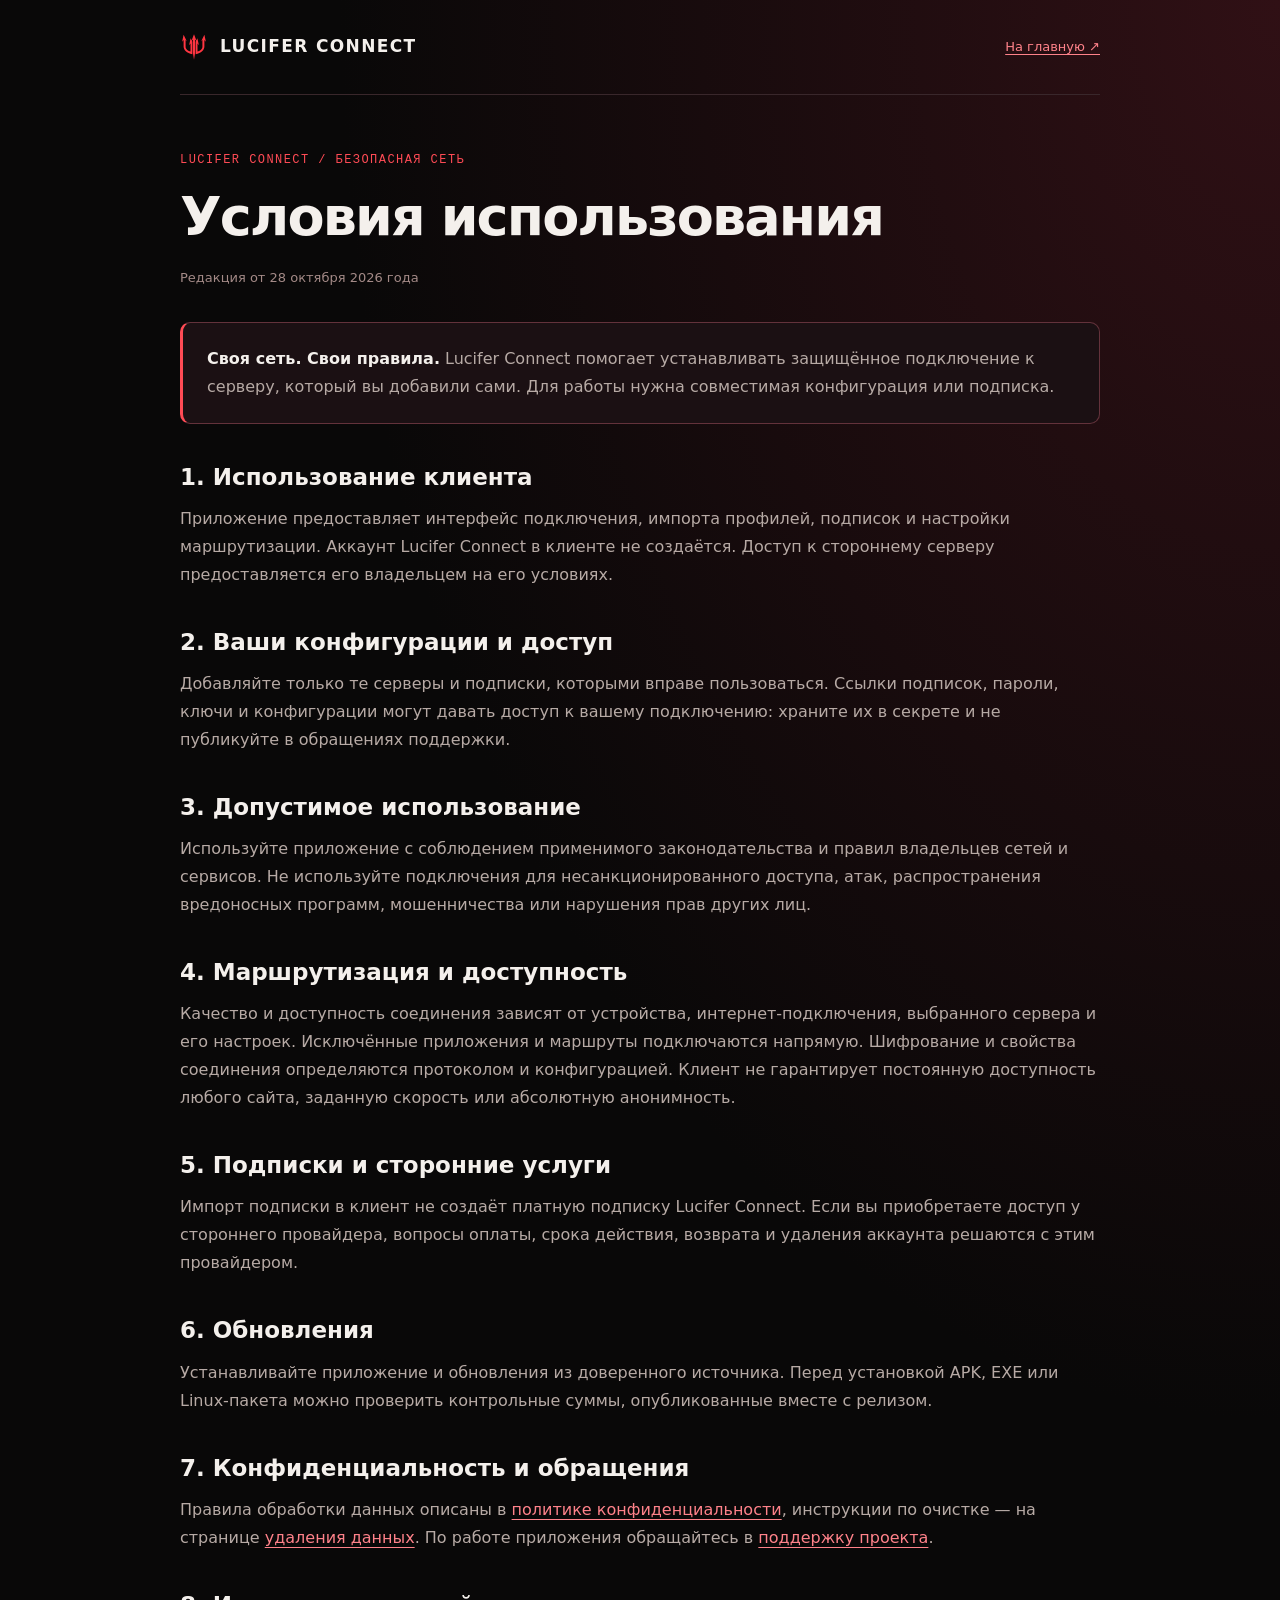
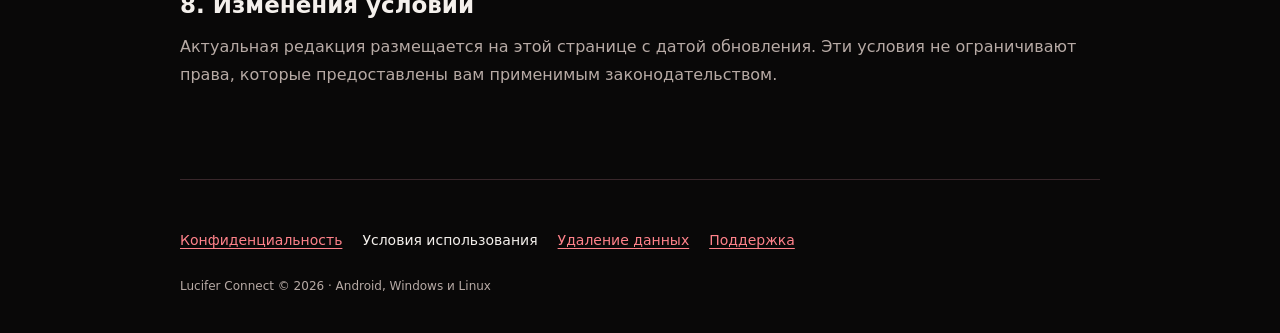
<file: terms/index.html>
<!doctype html>
<html lang="ru">
<head>
  <meta charset="utf-8">
  <meta name="viewport" content="width=device-width, initial-scale=1">
  <meta name="theme-color" content="#090808">
  <meta name="description" content="Условия использования приложения Lucifer Connect: безопасная сеть для Android, Windows и Linux.">
  <title>Условия использования — Lucifer Connect</title>
  <link rel="canonical" href="https://lucifer-connect.ru/terms/">
  <link rel="icon" type="image/svg+xml" href="/favicon.svg?v=3">
  <link rel="stylesheet" href="/legal.css">
</head>
<body>
  <header class="legal-header wrap">
    <a class="brand" href="/" aria-label="Lucifer Connect — главная"><img src="/assets/trident.svg" alt="">LUCIFER CONNECT</a>
    <a class="home-link" href="/">На главную ↗</a>
  </header>
  <main class="wrap" id="top">
    <p class="eyebrow">Lucifer Connect / безопасная сеть</p>
    <h1>Условия использования</h1>
    <p class="updated">Редакция от <time datetime="2026-10-28">28 октября 2026 года</time></p>
    
<div class="summary"><p><strong>Своя сеть. Свои правила.</strong> Lucifer Connect помогает устанавливать защищённое подключение к серверу, который вы добавили сами. Для работы нужна совместимая конфигурация или подписка.</p></div>
<h2>1. Использование клиента</h2>
<p>Приложение предоставляет интерфейс подключения, импорта профилей, подписок и настройки маршрутизации. Аккаунт Lucifer Connect в клиенте не создаётся. Доступ к стороннему серверу предоставляется его владельцем на его условиях.</p>
<h2>2. Ваши конфигурации и доступ</h2>
<p>Добавляйте только те серверы и подписки, которыми вправе пользоваться. Ссылки подписок, пароли, ключи и конфигурации могут давать доступ к вашему подключению: храните их в секрете и не публикуйте в обращениях поддержки.</p>
<h2>3. Допустимое использование</h2>
<p>Используйте приложение с соблюдением применимого законодательства и правил владельцев сетей и сервисов. Не используйте подключения для несанкционированного доступа, атак, распространения вредоносных программ, мошенничества или нарушения прав других лиц.</p>
<h2>4. Маршрутизация и доступность</h2>
<p>Качество и доступность соединения зависят от устройства, интернет-подключения, выбранного сервера и его настроек. Исключённые приложения и маршруты подключаются напрямую. Шифрование и свойства соединения определяются протоколом и конфигурацией. Клиент не гарантирует постоянную доступность любого сайта, заданную скорость или абсолютную анонимность.</p>
<h2>5. Подписки и сторонние услуги</h2>
<p>Импорт подписки в клиент не создаёт платную подписку Lucifer Connect. Если вы приобретаете доступ у стороннего провайдера, вопросы оплаты, срока действия, возврата и удаления аккаунта решаются с этим провайдером.</p>
<h2>6. Обновления</h2>
<p>Устанавливайте приложение и обновления из доверенного источника. Перед установкой APK, EXE или Linux-пакета можно проверить контрольные суммы, опубликованные вместе с релизом.</p>
<h2>7. Конфиденциальность и обращения</h2>
<p>Правила обработки данных описаны в <a href="/privacy/">политике конфиденциальности</a>, инструкции по очистке — на странице <a href="/delete-data/">удаления данных</a>. По работе приложения обращайтесь в <a href="/support/">поддержку проекта</a>.</p>
<h2>8. Изменения условий</h2>
<p>Актуальная редакция размещается на этой странице с датой обновления. Эти условия не ограничивают права, которые предоставлены вам применимым законодательством.</p>

  </main>
  <footer class="legal-footer wrap">
    <nav class="legal-nav" aria-label="Документы и поддержка"><a href="/privacy/">Конфиденциальность</a>
<a href="/terms/" aria-current="page">Условия использования</a>
<a href="/delete-data/">Удаление данных</a>
<a href="/support/">Поддержка</a></nav>
    <p>Lucifer Connect © 2026 · Android, Windows и Linux</p>
  </footer>
</body>
</html>
</file>
<file: styles.css>
@import url('https://fonts.googleapis.com/css2?family=Barlow+Condensed:wght@400;500;600;700;800;900&family=Space+Mono:wght@400;700&display=swap');

:root {
  --ink: #f4f0ec;
  --muted: #9d9792;
  --dim: #625e5a;
  --bg: #090808;
  --panel: rgba(16, 13, 13, .76);
  --red: #ff3447;
  --red-hot: #ff6a48;
  --orange: #ff9a49;
  --green: #5cffad;
  --line: rgba(255, 255, 255, .13);
  --mono: 'Space Mono', Consolas, monospace;
  --display: 'Barlow Condensed', 'Arial Narrow', sans-serif;
}

* { box-sizing: border-box; }
html { scroll-behavior: smooth; }
body { margin: 0; color: var(--ink); background: var(--bg); font-family: var(--display); overflow-x: hidden; }
body::before { content: ''; position: fixed; inset: 0; z-index: -4; background: url('assets/lucifer-reference.png') center / cover no-repeat; filter: saturate(.98) contrast(1.08); }
body::after { content: ''; position: fixed; inset: 0; z-index: -3; background: linear-gradient(90deg, rgba(5, 4, 4, .98), rgba(8, 5, 5, .52) 38%, rgba(9, 5, 5, .74)), linear-gradient(0deg, rgba(8, 5, 5, .97), transparent 35%, rgba(4, 3, 3, .34)); }
a { color: inherit; text-decoration: none; }
button, a { -webkit-tap-highlight-color: transparent; }

.ember-canvas { position: fixed; inset: 0; z-index: -1; width: 100%; height: 100%; pointer-events: none; opacity: .82; }
.scene-vignette { position: fixed; inset: 0; z-index: -2; pointer-events: none; background: radial-gradient(ellipse at 50% 18%, transparent 0 28%, rgba(0, 0, 0, .3) 72%, rgba(0, 0, 0, .83) 100%); }
.cursor-glow { position: fixed; width: 360px; height: 360px; left: var(--cursor-x, 50%); top: var(--cursor-y, 30%); transform: translate(-50%, -50%); z-index: -1; pointer-events: none; border-radius: 50%; background: radial-gradient(circle, rgba(255, 52, 71, .13), transparent 68%); filter: blur(10px); transition: left .6s ease-out, top .6s ease-out; }
.shell { width: min(1180px, calc(100% - 80px)); margin-inline: auto; }

.site-header { width: min(1320px, calc(100% - 64px)); height: 92px; margin: 0 auto; display: flex; align-items: center; justify-content: space-between; position: relative; z-index: 5; border-bottom: 1px solid rgba(255, 255, 255, .12); }
.brand { display: inline-flex; gap: 12px; align-items: center; letter-spacing: .04em; }
.brand-mark { width: 36px; height: 44px; display: grid; place-items: center; }
.brand-mark img { width: 29px; height: 38px; filter: drop-shadow(0 0 8px rgba(255, 52, 71, .75)); }
.brand strong { display: block; font: 800 25px/.82 var(--display); letter-spacing: .08em; }
.brand small { display: block; margin-top: 5px; color: #b4aaa4; font: 700 9px/1 var(--mono); letter-spacing: .03em; }
.main-nav { display: flex; gap: 36px; margin-left: 12%; color: #bdb5b0; font: 700 11px var(--mono); letter-spacing: .05em; text-transform: uppercase; }
.main-nav a { transition: color .2s ease; }
.main-nav a:hover { color: var(--red); }
.header-cta { padding: 12px 16px; border: 1px solid rgba(255, 52, 71, .55); border-radius: 2px; font: 700 10px var(--mono); text-transform: uppercase; transition: background .25s, color .25s; }
.header-cta span { color: var(--red); margin-left: 9px; }
.header-cta:hover { color: #090808; background: var(--red); }

.hero { min-height: 650px; display: grid; grid-template-columns: 1fr 1fr; align-items: center; gap: 40px; padding-top: 30px; position: relative; }
.hero-copy { position: relative; z-index: 1; padding: 62px 0 40px; }
.eyebrow { color: var(--red); margin: 0 0 20px; font: 700 11px var(--mono); letter-spacing: .12em; }
.status-dot { display: inline-block; width: 7px; height: 7px; margin-right: 8px; border-radius: 50%; background: var(--green); box-shadow: 0 0 12px var(--green); animation: pulse 1.7s ease-in-out infinite; }
h1, h2, h3, p { margin-top: 0; }
h1 { max-width: 600px; margin-bottom: 20px; font: 900 clamp(76px, 10vw, 142px)/.79 var(--display); letter-spacing: -.055em; text-transform: uppercase; }
h1 em { color: transparent; font-style: normal; -webkit-text-stroke: 1px var(--red); text-shadow: 0 0 26px rgba(255, 52, 71, .18); }
.hero-lead { max-width: 430px; color: #b3aaa5; font-size: 18px; line-height: 1.35; }
.hero-actions { display: flex; gap: 12px; margin: 34px 0 30px; }
.button { display: inline-flex; gap: 18px; align-items: center; padding: 16px 20px; font: 700 11px var(--mono); letter-spacing: .04em; text-transform: uppercase; border: 1px solid transparent; }
.button span { font-size: 18px; line-height: .5; }
.button-primary { color: #120b0b; background: var(--red); box-shadow: 0 0 24px rgba(255, 52, 71, .24); transition: transform .2s, background .2s, box-shadow .2s; }
.button-primary:hover { background: #ff6974; box-shadow: 0 0 36px rgba(255, 52, 71, .45); transform: translateY(-2px); }
.button-ghost { border-color: var(--line); color: #ddd4ce; transition: border-color .2s, color .2s; }
.button-ghost:hover { border-color: var(--red); color: var(--red); }
.hero-proof { color: #766e69; font: 10px var(--mono); letter-spacing: .04em; }
.hero-proof span { color: var(--red-hot); font-size: 16px; vertical-align: -2px; }
.hero-proof i { display: inline-block; width: 3px; height: 3px; margin: 0 10px; border-radius: 50%; background: #5c5550; vertical-align: middle; }

.hero-art { width: min(540px, 100%); aspect-ratio: 1; margin: 10px auto 0; position: relative; display: grid; place-items: center; }
.hero-art::before { content: ''; position: absolute; inset: 15%; border-radius: 50%; background: radial-gradient(circle, rgba(255, 61, 45, .34), rgba(151, 14, 17, .08) 41%, transparent 70%); filter: blur(20px); animation: breathing 5s ease-in-out infinite; }
.hell-core { width: 190px; height: 190px; position: relative; z-index: 2; display: grid; place-items: center; border: 1px solid rgba(255, 151, 95, .75); border-radius: 50%; background: radial-gradient(circle at 45% 35%, rgba(255, 170, 99, .35), rgba(48, 10, 8, .9) 66%); box-shadow: inset 0 0 30px rgba(255, 69, 39, .4), 0 0 40px rgba(255, 46, 33, .38); animation: core-float 5s ease-in-out infinite; }
.hell-core::before, .hell-core::after { content: ''; position: absolute; inset: -13px; border: 1px dashed rgba(255, 172, 112, .34); border-radius: 50%; animation: spin 18s linear infinite; }
.hell-core::after { inset: -33px; border-style: solid; border-color: transparent transparent rgba(255, 52, 71, .8) transparent; animation-duration: 11s; animation-direction: reverse; }
.hell-core img { width: 62px; height: 80px; filter: drop-shadow(0 0 13px rgba(255, 208, 143, .95)); }
.hell-core span { position: absolute; bottom: 33px; color: #ffca9d; font: 8px var(--mono); letter-spacing: .18em; }
.core-flare { position: absolute; inset: 25px; border-radius: 50%; border: 1px solid rgba(255, 114, 65, .34); animation: pulse-ring 2.8s ease-in-out infinite; }
.orbit { position: absolute; border: 1px solid rgba(255, 80, 66, .38); border-radius: 50%; transform: rotate(-24deg); }
.orbit::after { content: ''; position: absolute; width: 7px; height: 7px; right: 10%; top: -3px; border-radius: 50%; background: var(--red-hot); box-shadow: 0 0 12px var(--red-hot); }
.orbit-one { width: 74%; height: 30%; animation: orbit 13s linear infinite; }
.orbit-two { width: 55%; height: 84%; transform: rotate(63deg); opacity: .55; animation: orbit-reverse 17s linear infinite; }
.orbit-three { width: 91%; height: 53%; transform: rotate(12deg); border-color: rgba(255, 170, 103, .25); animation: orbit 22s linear infinite; }
.art-label { position: absolute; z-index: 3; color: #8a7c73; font: 9px var(--mono); letter-spacing: .17em; }
.art-label-top { top: 16%; left: 18%; }
.art-label-bottom { right: 13%; bottom: 19%; }
.art-label-bottom span { color: var(--red); margin-left: 5px; }

.signal-strip { min-height: 70px; display: flex; align-items: center; gap: 20px; padding: 0 22px; border-top: 1px solid var(--line); border-bottom: 1px solid var(--line); color: #8f8781; font: 10px var(--mono); }
.signal-label { color: var(--red); white-space: nowrap; }
.signal-line { height: 1px; flex: 1; background: linear-gradient(90deg, var(--red), transparent); }
.signal-value { white-space: nowrap; }
.signal-value b { display: inline-block; width: 6px; height: 6px; margin-right: 6px; border-radius: 50%; background: var(--green); box-shadow: 0 0 8px var(--green); }
.signal-dim { color: #5a5551; }

.section, .download-section, .how-section { padding: 150px 0 30px; }
.section-heading { display: grid; grid-template-columns: 1fr 1fr; align-items: end; gap: 40px; margin-bottom: 55px; }
.section-heading .eyebrow { align-self: start; }
h2 { margin-bottom: 0; font: 800 clamp(52px, 7vw, 92px)/.81 var(--display); letter-spacing: -.045em; text-transform: uppercase; }
h2 span { color: transparent; -webkit-text-stroke: 1px rgba(255, 255, 255, .63); }
.section-heading > p:last-child { max-width: 330px; margin-bottom: 6px; color: #9f9690; font-size: 17px; line-height: 1.35; }
.feature-grid { display: grid; grid-template-columns: repeat(3, 1fr); gap: 14px; }
.feature-card { min-height: 330px; position: relative; padding: 25px; overflow: hidden; border: 1px solid var(--line); background: linear-gradient(145deg, rgba(29, 23, 22, .78), rgba(8, 7, 7, .8)); transition: transform .3s, border-color .3s; }
.feature-card:hover { border-color: rgba(255, 52, 71, .7); transform: translateY(-5px); }
.feature-card::after { content: ''; position: absolute; width: 170px; height: 170px; right: -80px; bottom: -80px; border-radius: 50%; background: var(--red); opacity: .15; filter: blur(35px); }
.feature-card-hot { background: linear-gradient(145deg, rgba(83, 23, 18, .83), rgba(13, 8, 8, .8)); }
.feature-index { color: var(--red); font: 11px var(--mono); }
.feature-icon { margin-top: 56px; color: var(--red-hot); font-size: 42px; line-height: 1; text-shadow: 0 0 19px rgba(255, 119, 74, .5); }
.feature-card h3 { margin: 26px 0 10px; font: 700 24px var(--display); letter-spacing: .03em; }
.feature-card p { max-width: 250px; color: #918681; font-size: 15px; line-height: 1.28; }
.card-mark { position: absolute; bottom: 22px; color: #62544d; font: 9px var(--mono); }

.download-section { display: grid; grid-template-columns: .8fr 1.2fr; align-items: start; gap: 100px; padding-top: 180px; }
.download-intro > p:not(.eyebrow) { max-width: 300px; margin-top: 30px; color: #9e9690; font-size: 17px; line-height: 1.35; }
.download-note { max-width: 300px; margin-top: 40px; color: #796f68; font: 10px/1.5 var(--mono); }
.download-note span { display: inline-grid; width: 17px; height: 17px; margin-right: 7px; place-items: center; border: 1px solid var(--red); color: var(--red); border-radius: 50%; }
.download-stack { padding-top: 52px; }
.download-card { min-height: 108px; display: flex; align-items: center; gap: 22px; padding: 20px 24px; margin-bottom: 12px; border: 1px solid rgba(255, 255, 255, .16); background: rgba(15, 12, 12, .77); transition: background .25s, border .25s, transform .25s; }
.download-card:hover { border-color: var(--red); background: rgba(55, 17, 16, .82); transform: translateX(5px); }
.download-symbol { width: 52px; height: 52px; display: grid; place-items: center; border-radius: 50%; color: var(--red); font-size: 30px; background: rgba(255, 52, 71, .09); }
.download-symbol img { width: 30px; height: 30px; display: block; }
.download-text { flex: 1; }
.download-platform { display: block; margin-bottom: 4px; color: var(--red); font: 9px var(--mono); letter-spacing: .14em; }
.download-text strong { display: block; font-size: 25px; }
.download-text small { display: block; margin-top: 4px; color: #847a74; font: 10px var(--mono); }
.download-arrow { color: var(--red); font-size: 30px; }
.hash-line { display: flex; flex-wrap: wrap; gap: 8px 16px; padding: 14px 0; color: #635b56; font: 9px var(--mono); }
.hash-line a { color: #c66a62; }
.hash-line span:nth-of-type(2) { margin-left: auto; }

.how-section { padding-top: 170px; padding-bottom: 160px; }
.steps-grid { display: grid; grid-template-columns: repeat(3, 1fr); gap: 14px; }
.step { display: flex; gap: 18px; min-height: 150px; padding: 25px; border-top: 1px solid var(--red); background: linear-gradient(180deg, rgba(31, 18, 17, .72), rgba(8, 7, 7, .5)); }
.step > span { color: var(--red); font: 11px var(--mono); }
.step h3 { margin-bottom: 9px; font-size: 27px; }
.step p { color: #8f8580; font-size: 15px; line-height: 1.25; }
.site-footer { display: flex; justify-content: space-between; align-items: center; min-height: 108px; border-top: 1px solid var(--line); color: #6f6660; font: 9px var(--mono); }
.site-footer .brand strong { font-size: 17px; }
.site-footer .brand small { font-size: 8px; }
.site-footer p { margin: 0; }
.to-top { color: #b7aaa2; transition: color .2s; }
.to-top:hover { color: var(--red); }
.lava-field { height: 70px; position: fixed; z-index: -1; bottom: 0; left: 0; right: 0; overflow: hidden; pointer-events: none; background: linear-gradient(0deg, rgba(255, 35, 25, .25), transparent); }
.lava-field::before, .lava-field::after { content: ''; position: absolute; left: -5%; width: 110%; height: 50px; bottom: -35px; border-radius: 50% 50% 0 0; background: #e32f1f; filter: blur(15px); opacity: .48; animation: lava 8s ease-in-out infinite; }
.lava-field::after { bottom: -44px; opacity: .3; background: #ff914d; animation-delay: -3s; animation-duration: 11s; }
.lava-field span { position: absolute; width: 2px; bottom: 10px; height: 30px; border-radius: 50%; background: #ff6946; box-shadow: 0 0 11px #ff342d; animation: lava-spark 4s ease-in infinite; }
.lava-field span:nth-child(1) { left: 33%; animation-delay: -1s; }
.lava-field span:nth-child(2) { left: 67%; animation-delay: -2.4s; }
.lava-field span:nth-child(3) { left: 83%; animation-delay: -3.2s; }

.reveal { opacity: 0; transform: translateY(18px); transition: opacity .8s ease, transform .8s ease; }
.reveal.is-visible { opacity: 1; transform: none; }
@keyframes pulse { 50% { opacity: .45; transform: scale(.72); } }
@keyframes breathing { 50% { opacity: .65; transform: scale(1.12); } }
@keyframes core-float { 50% { transform: translateY(-8px); } }
@keyframes pulse-ring { 50% { transform: scale(1.12); opacity: .35; } }
@keyframes spin { to { transform: rotate(360deg); } }
@keyframes orbit { to { transform: rotate(336deg); } }
@keyframes orbit-reverse { to { transform: rotate(-297deg); } }
@keyframes lava { 50% { transform: translateX(3%) scaleY(.8); } }
@keyframes lava-spark { 0% { transform: translateY(25px); opacity: 0; } 35% { opacity: 1; } 100% { transform: translateY(-50px); opacity: 0; } }

@media (max-width: 850px) {
  .shell { width: min(100% - 32px, 620px); }
  .site-header { width: calc(100% - 32px); height: 77px; }
  .main-nav { display: none; }
  .header-cta { padding: 10px; font-size: 9px; }
  .hero { min-height: auto; grid-template-columns: 1fr; padding-top: 58px; }
  .hero-copy { padding: 0; }
  h1 { font-size: clamp(74px, 20vw, 126px); }
  .hero-art { width: min(500px, 100%); margin-top: -10px; }
  .signal-strip { gap: 10px; overflow: hidden; }
  .signal-dim { display: none; }
  .section, .download-section, .how-section { padding-top: 105px; }
  .section-heading, .download-section { grid-template-columns: 1fr; gap: 30px; }
  .download-stack { padding-top: 0; }
  .feature-grid, .steps-grid { grid-template-columns: 1fr; }
  .feature-card { min-height: 260px; }
  .feature-icon { margin-top: 35px; }
  .site-footer { flex-wrap: wrap; gap: 20px; padding: 25px 0; }
}

@media (max-width: 560px) {
  body::before { background-position: 57% center; }
  .cursor-glow { width: 230px; height: 230px; }
  .site-header { height: 70px; }
  .brand { gap: 9px; }
  .brand-mark { width: 28px; height: 36px; }
  .brand-mark img { width: 23px; height: 32px; }
  .brand strong { font-size: 21px; }
  .brand small { margin-top: 4px; font-size: 7px; letter-spacing: .02em; }
  .header-cta { padding: 9px 10px; font-size: 8px; white-space: nowrap; }
  .header-cta span { margin-left: 5px; }

  .hero { padding-top: 38px; gap: 16px; }
  .hero-copy { padding: 0; }
  .eyebrow { margin-bottom: 16px; font-size: 9px; letter-spacing: .1em; }
  h1 { max-width: 100%; margin-bottom: 18px; font-size: clamp(68px, 19.5vw, 102px); }
  .hero-lead { max-width: 330px; font-size: 16px; }
  .hero-actions { flex-direction: column; gap: 9px; margin: 26px 0 24px; }
  .button { width: 100%; justify-content: space-between; padding: 14px 16px; }
  .hero-proof { font-size: 8px; line-height: 1.7; }
  .hero-proof i { margin-inline: 6px; }

  .hero-art { width: min(330px, 100%); margin: 4px auto -4px; }
  .hell-core { width: 156px; height: 156px; }
  .hell-core img { width: 50px; height: 66px; }
  .hell-core span { bottom: 27px; font-size: 7px; }
  .art-label { font-size: 7px; letter-spacing: .12em; }
  .art-label-top { top: 12%; left: 13%; }
  .art-label-bottom { right: 8%; bottom: 14%; }

  .signal-strip { min-height: 0; display: grid; grid-template-columns: 1fr; gap: 8px; padding: 13px 0; }
  .signal-line { width: 100%; }
  .signal-value { font-size: 8px; }
  .signal-dim { display: none; }

  .section, .download-section, .how-section { padding-top: 88px; }
  .section-heading, .download-section { gap: 20px; margin-bottom: 32px; }
  h2 { font-size: clamp(50px, 15vw, 72px); }
  .section-heading > p:last-child,
  .download-intro > p:not(.eyebrow) { max-width: 330px; font-size: 16px; }
  .feature-grid, .steps-grid { gap: 10px; }
  .feature-card { min-height: 0; padding: 20px; }
  .feature-icon { margin-top: 30px; font-size: 36px; }
  .feature-card h3 { margin-top: 20px; font-size: 23px; }
  .feature-card p { font-size: 14px; }

  .download-section { gap: 28px; }
  .download-intro > p:not(.eyebrow) { margin-top: 22px; }
  .download-note { margin-top: 26px; font-size: 8px; }
  .download-stack { padding-top: 0; }
  .download-card { min-height: 90px; gap: 14px; padding: 15px; }
  .download-symbol { width: 46px; height: 46px; flex: 0 0 46px; }
  .download-symbol img { width: 27px; height: 27px; }
  .download-platform { font-size: 8px; }
  .download-text strong { font-size: 21px; line-height: 1; }
  .download-text small { font-size: 8px; }
  .download-arrow { font-size: 26px; }
  .hash-line { gap: 7px 12px; font-size: 8px; }
  .hash-line span:nth-of-type(2) { margin-left: 0; }

  .how-section { padding-bottom: 100px; }
  .step { min-height: 0; gap: 14px; padding: 20px; }
  .step h3 { margin-bottom: 7px; font-size: 24px; }
  .step p { font-size: 14px; }
  .site-footer { display: grid; grid-template-columns: 1fr auto; gap: 18px 12px; min-height: 0; padding: 24px 0; }
  .site-footer > p { grid-column: 1 / -1; grid-row: 2; order: 3; }
  .site-footer .brand strong { font-size: 16px; }
  .site-footer .brand small { font-size: 7px; }
  .to-top { align-self: center; }
  .lava-field { height: 48px; }
}

@media (max-width: 370px) {
  .shell { width: calc(100% - 24px); }
  .site-header { width: calc(100% - 24px); }
  .brand strong { font-size: 19px; }
  .brand small { font-size: 6.5px; }
  .header-cta { padding-inline: 8px; font-size: 7px; }
  h1 { font-size: 66px; }
  .hero-art { width: 290px; }
  .download-card { padding-inline: 12px; }
  .download-text strong { font-size: 19px; }
}

@media (prefers-reduced-motion: reduce) {
  *, *::before, *::after { animation-duration: .001ms !important; animation-iteration-count: 1 !important; scroll-behavior: auto !important; transition-duration: .001ms !important; }
  .reveal { opacity: 1; transform: none; }
}

.linux-alternative { margin: -4px 0 4px; color: #b8aaa4; font-size: 12px; line-height: 1.7; }
.linux-alternative a { color: #ff6676; text-underline-offset: 3px; }
.linux-alternative small { display: block; font-size: 11px; }
</file>
<file: legal.css>
:root { color-scheme: dark; --bg: #090808; --ink: #f4f0ec; --muted: #b7aaa5; --red: #ff4b55; --line: #39272b; }
* { box-sizing: border-box; }
html { scroll-behavior: smooth; scroll-padding-top: 24px; }
body { margin: 0; background: radial-gradient(ellipse at 100% 0, #301015, transparent 52%), var(--bg); color: var(--ink); font: 16px/1.75 system-ui, -apple-system, "Segoe UI", sans-serif; }
a { color: #ff828a; text-underline-offset: .22em; overflow-wrap: anywhere; }
a:hover { color: #fff; }
a:focus-visible { outline: 2px solid var(--red); outline-offset: 6px; }
.wrap { width: min(920px, calc(100% - 40px)); margin-inline: auto; }
.legal-header { display: flex; justify-content: space-between; align-items: center; gap: 24px; padding-block: 28px; border-bottom: 1px solid var(--line); }
.brand { display: flex; align-items: center; gap: 12px; color: var(--ink); text-decoration: none; letter-spacing: .08em; font-size: 17px; font-weight: 800; }
.brand img { width: 28px; height: 38px; }
.home-link { font-size: 13px; }
main { padding-block: 56px 72px; }
.eyebrow { color: var(--red); font: 12px/1.5 ui-monospace, Consolas, monospace; letter-spacing: .12em; text-transform: uppercase; }
h1 { max-width: 850px; margin: 16px 0; font-size: clamp(30px, 5.5vw, 54px); line-height: 1.12; letter-spacing: -.035em; overflow-wrap: break-word; }
h2 { margin: 38px 0 12px; font-size: 23px; line-height: 1.35; }
h3 { margin: 26px 0 8px; font-size: 18px; }
p, li { color: var(--muted); }
p { margin-block: 0 18px; }
strong { color: var(--ink); }
li { margin-bottom: 10px; }
ul, ol { padding-left: 24px; }
.updated { margin: 20px 0 32px; font-size: 13px; color: #a48a87; }
.summary { padding: 22px 24px; border: 1px solid #63323b; border-left: 3px solid var(--red); border-radius: 10px; background: #1b1013; }
.summary p:last-child { margin-bottom: 0; }
.legal-nav { display: flex; flex-wrap: wrap; gap: 8px 20px; padding-block: 24px; font-size: 14px; }
.legal-nav [aria-current="page"] { color: var(--ink); text-decoration: none; }
.table-wrap { overflow-x: auto; border: 1px solid var(--line); border-radius: 10px; margin-block: 22px; }
table { width: 100%; border-collapse: collapse; min-width: 620px; font-size: 14px; }
th, td { padding: 16px; text-align: left; vertical-align: top; border-bottom: 1px solid var(--line); }
th { background: #241116; }
td { color: var(--muted); }
tr:last-child td { border-bottom: 0; }
.contact { display: inline-block; padding: 12px 20px; border: 1px solid var(--red); border-radius: 5px; color: var(--ink); background: #351118; font-weight: 600; }
.legal-footer { padding-block: 24px 36px; border-top: 1px solid var(--line); }
.legal-footer p { margin-bottom: 0; font-size: 12px; }
@media (max-width: 540px) { .legal-header { align-items: flex-start; } .brand { font-size: 14px; } main { padding-top: 34px; } .summary { padding: 18px; } h2 { font-size: 21px; } }
@media (prefers-reduced-motion: reduce) { html { scroll-behavior: auto; } }
</file>
